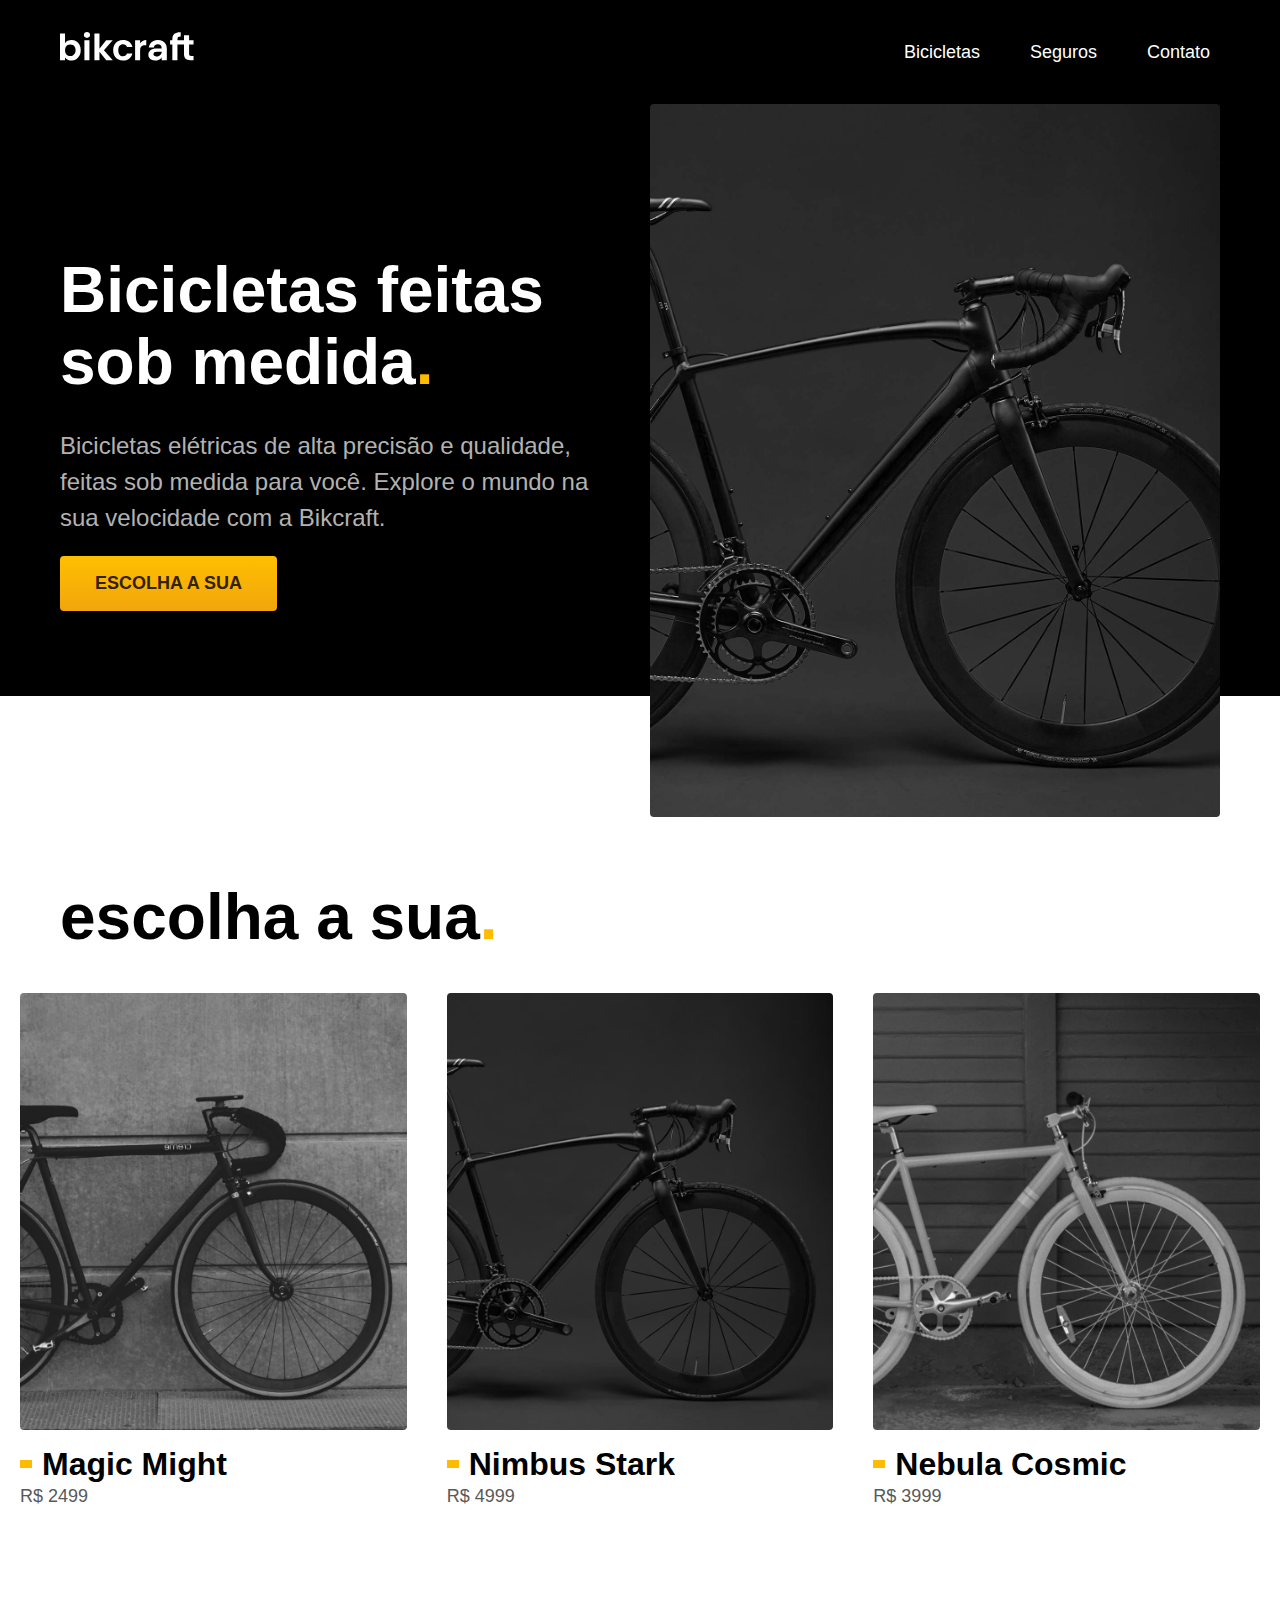
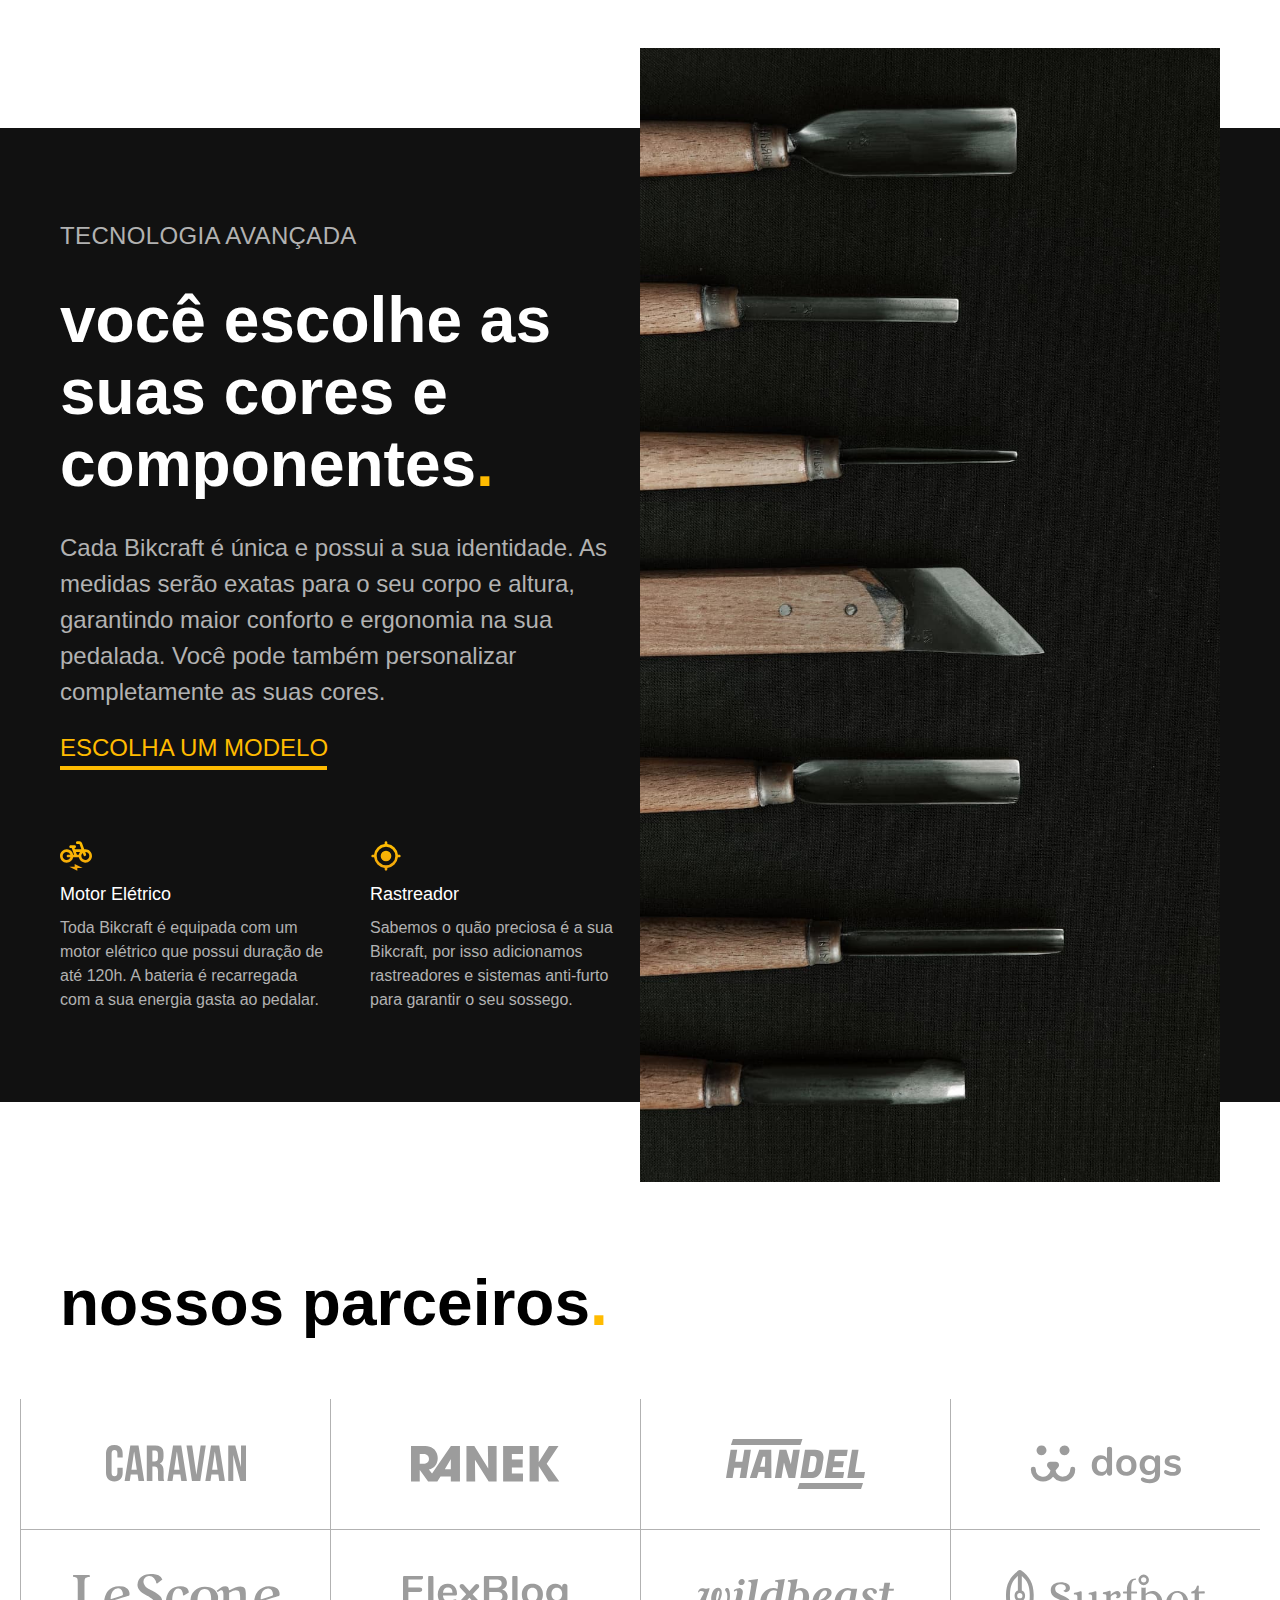
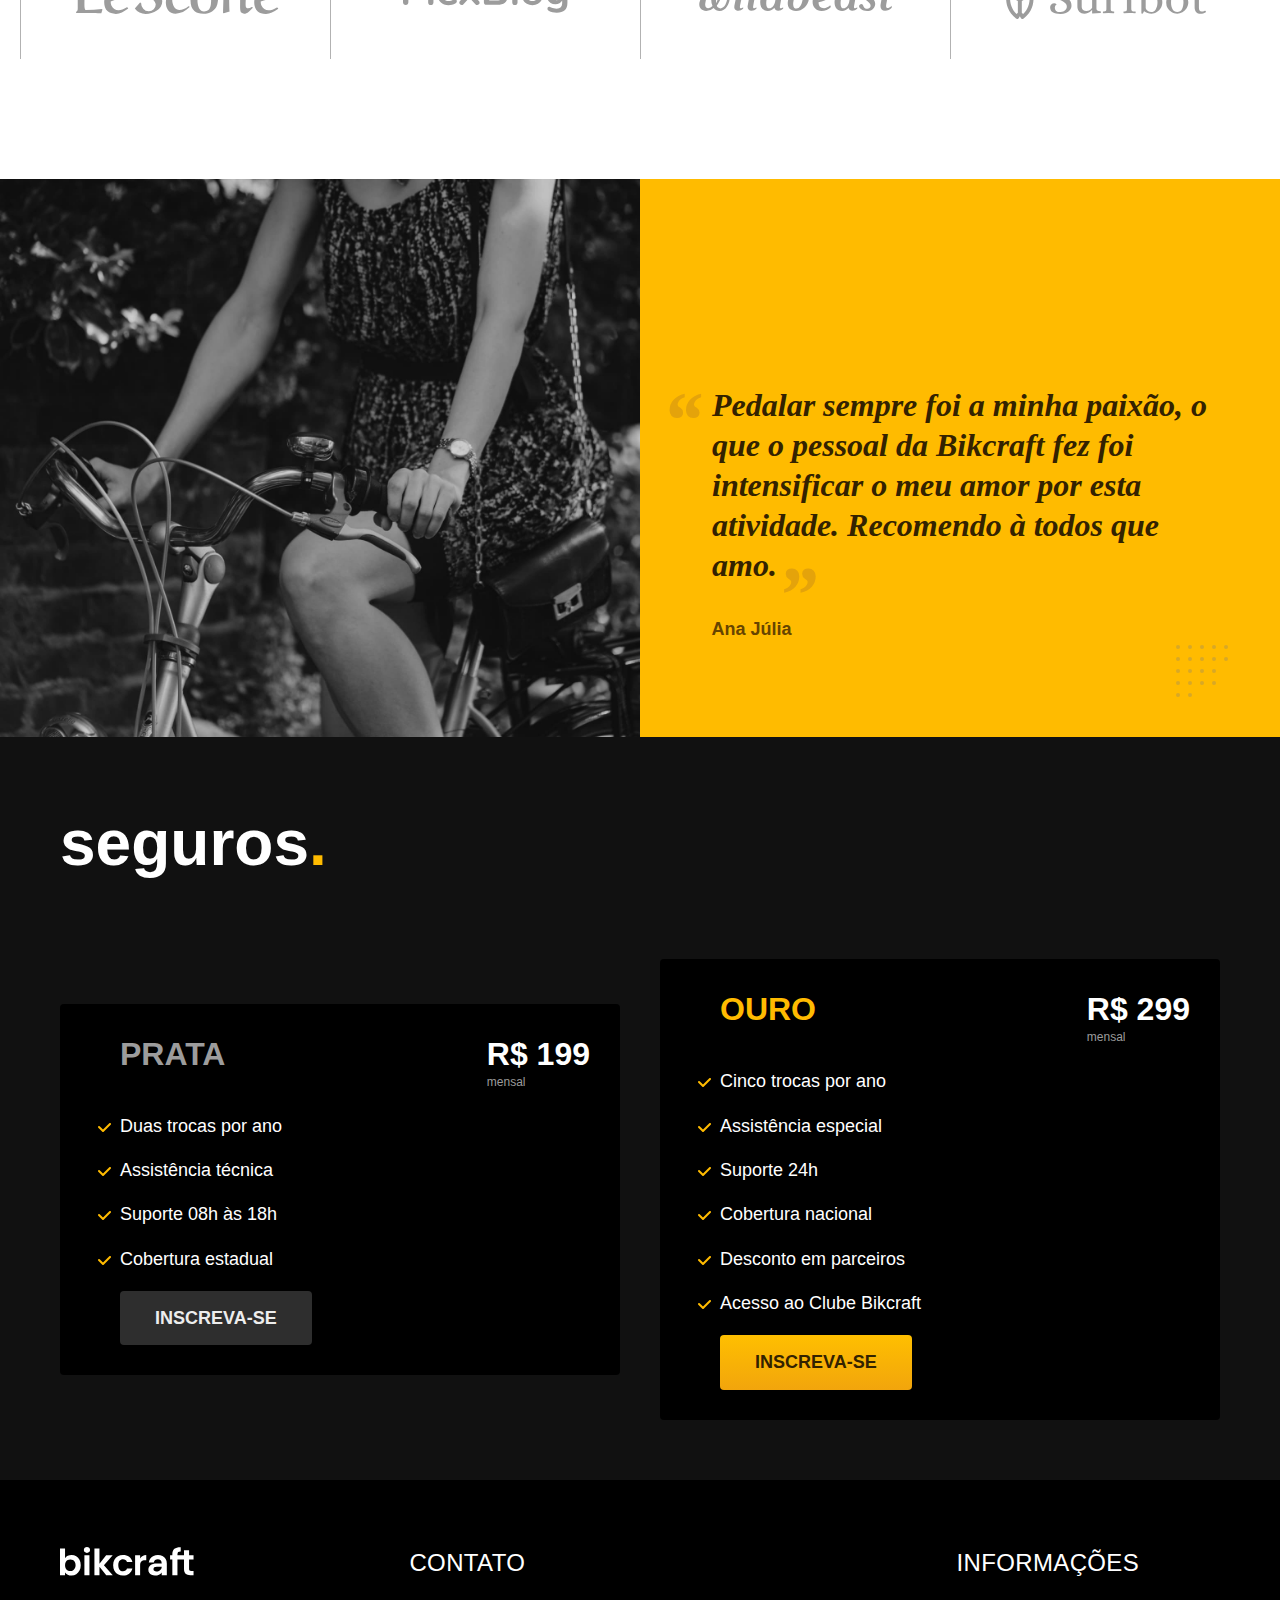
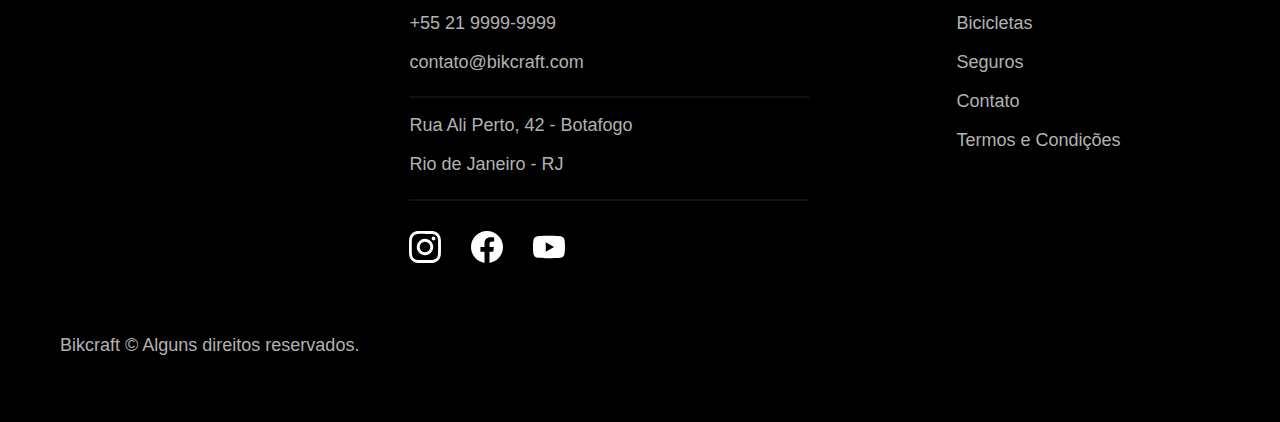
<file: index.html>
<!DOCTYPE html>
<html lang="en">

<head>
  <meta charset="UTF-8">
  <meta http-equiv="X-UA-Compatible" content="IE=edge">
  <meta name="viewport" content="width=device-width, initial-scale=1.0">
  <link rel="stylesheet" href="css/style.css">
  <title>Document</title>
</head>

<body>
  <header class="header">
    <div class="flex container">
      <a href="index.html">
        <img src="css/img/bikcraft.svg" alt="bikcraft.svg">
      </a>
      <nav>
        <ul class="menu flex font-1-m cor-0">
          <a href="bicicletas/bicicletas.html">
            <li>Bicicletas</li>
          </a>
          <a href="seguros/seguros.html">
            <li>Seguros</li>
          </a>
          <a href="contato/contato.html">
            <li>Contato</li>
          </a>
        </ul>
      </nav>
    </div>
  </header>

  <section class="apresentacao_bg">
    <div class="apresentacao container">
      <div>
        <h1 class="font-1-xxl cor-0">Bicicletas feitas sob medida<span class="cor-p1">.</span></h1>
        <p class="font-2-l cor-5">Bicicletas elétricas de alta precisão e qualidade, feitas sob medida para você. Explore o mundo na sua velocidade com a Bikcraft.</p>
        <a href="bicicletas/bicicletas.html" class="botao">escolha a sua</a>
      </div>
      <picture>
        <source media="(max-width: 990px)" srcset="css/img/bicicletas/nimbus.jpg">
        <img src="css/img/fotos/introducao.jpg" alt="">
      </picture>
    </div>
  </section>

  <section>
    <h2 class="container font-1-xxl">escolha a sua<span class="cor-p1">.</span></h2>
    <ul class="bicicletas">
      <li>
        <a href="magic-might/magic.html">
          <img src="css/img/bicicletas/magic-home.jpg" alt="">
          <h3 class="font-1-xl">Magic Might</h3>
          <span class="cor-8 font-2-m">R$ 2499</span>
        </a>
      </li>
      <li>
        <a href="nimbus-stark/nimbus-stark.html">
          <img src="css/img/bicicletas/nimbus-home.jpg" alt="">
          <h3 class="font-1-xl">Nimbus Stark</h3>
          <span class="cor-8 font-2-m">R$ 4999</span>
        </a>
      </li>
      <li>
        <a href="nebula-cosmic/nebula.html">
          <img src="css/img/bicicletas/nebula-home.jpg" alt="">
          <h3 class="font-1-xl">Nebula Cosmic</h3>
          <span class="cor-8 font-2-m">R$ 3999</span>
        </a>
      </li>
    </ul>
  </section>

  <section class="tecnologia_bg">
    <div class="container grid twocolumns">
      <div class="descricao">
        <p class="font-2-l-b cor-5">tecnologia avançada</p>
        <h2 class="font-1-xxl cor-0">você escolhe as suas cores e componentes<span class="cor-p1">.</span></h2>
        <p class="font-2-l cor-5">Cada Bikcraft é única e possui a sua identidade. As medidas serão exatas para o seu corpo e altura, garantindo maior conforto e ergonomia na sua pedalada. Você pode também personalizar completamente as suas cores.</p>
        <a href="bicicletas/bicicletas.html" class="link">escolha um modelo</a>
        <div class="grid twocolumns gap-40">
          <div class="grid gap-10">
            <img src="css/img/icones/eletrica.svg" alt="">
            <h3 class="font-1-m cor-0">Motor Elétrico</h3>
            <p class="font-2-s cor-5">Toda Bikcraft é equipada com um motor elétrico que possui duração de até 120h. A bateria é recarregada com a sua energia gasta ao pedalar.</p>
          </div>
          <div class="grid gap-10">
            <img src="css/img/icones/rastreador.svg" alt="">
            <h3 class="font-1-m cor-0">Rastreador</h3>
            <p class="font-2-s cor-5">Sabemos o quão preciosa é a sua Bikcraft, por isso adicionamos rastreadores e sistemas anti-furto para garantir o seu sossego.</p>
          </div>
        </div>
      </div>
      <img src="css/img/fotos/tecnologia.jpg" alt="" class="tec_pic">
    </div>
  </section>

  <section>
    <h2 class="container font-1-xxl">nossos parceiros<span class="cor-p1">.</span></h2>
    <ul class="parceiros">
      <li><img src="css/img/parceiros/caravan.svg" alt=""></li>
      <li><img src="css/img/parceiros/ranek.svg" alt=""></li>
      <li><img src="css/img/parceiros/handel.svg" alt=""></li>
      <li><img src="css/img/parceiros/dogs.svg" alt=""></li>
      <li><img src="css/img/parceiros/lescone.svg" alt=""></li>
      <li><img src="css/img/parceiros/flexblog.svg" alt=""></li>
      <li><img src="css/img/parceiros/wildbeast.svg" alt=""></li>
      <li><img src="css/img/parceiros/surfbot.svg" alt=""></li>
    </ul>
  </section>

  <section>
    <div class="citacao">
      <img src="css/img/fotos/depoimento.jpg" alt="">
      <div>
        <blockquote>
          <p class="font-1-xl cor-p5">Pedalar sempre foi a minha paixão, o que o pessoal da Bikcraft fez foi intensificar o meu amor por esta atividade. Recomendo à todos que amo.</p>
        </blockquote>
        <span class="font-1-m-b cor-p4">Ana Júlia</span>
      </div>
    </div>
  </section>

  <main class="seguros_bg">
    <div class="container">
      <h2 class="font-1-xxl cor-0">seguros<span class="cor-p1">.</span></h2>
      <div class="seguros">
        <div>
          <h3 class="font-1-xl cor-6">prata</h3>
          <ul class="font-2-m cor-0">
            <li>Duas trocas por ano</li>
            <li>Assistência técnica</li>
            <li>Suporte 08h às 18h</li>
            <li>Cobertura estadual</li>
          </ul>
          <span class="font-1-xl cor-0">R$ 199
            <span class="font-1-xs cor-6">mensal</span>
          </span>
          <a href="seguros/seguros.html" class="botao  botao-secundario">inscreva-se</a>
        </div>
        <div>
          <h3 class="font-1-xl cor-p1">ouro</h3>
          <ul class="font-2-m cor-0">
            <li>Cinco trocas por ano</li>
            <li>Assistência especial</li>
            <li>Suporte 24h</li>
            <li>Cobertura nacional</li>
            <li>Desconto em parceiros</li>
            <li>Acesso ao Clube Bikcraft</li>
          </ul>
          <span class="font-1-xl cor-0">R$ 299
            <span class="font-1-xs cor-6">mensal</span>
          </span>
          <a href="seguros/seguros.html" class="botao">inscreva-se</a>
        </div>
      </div>
    </div>
  </main>

  <footer>
    <div class="footer container">
      <img src="css/img/bikcraft.svg" alt="">

      <div class="contato">
        <h3 class="font-2-l-b cor-0">contato</h3>
        <ul class="font-2-m cor-5">
          <li>
            <a href="" class="cor-5">+55 21 9999-9999</a>
          </li>
          <li>
            <a href="" class="cor-5">contato@bikcraft.com</a>
          </li>
          <li>
            Rua Ali Perto, 42 - Botafogo
          </li>
          <li>
            Rio de Janeiro - RJ
          </li>
        </ul>
        <div class="redes">
          <img src="css/img/redes/instagram.svg" alt="">
          <img src="css/img/redes/facebook.svg" alt="">
          <img src="css/img/redes/youtube.svg" alt="">
        </div>
      </div>

      <div class="info">
        <h3 class="font-2-l-b cor-0">informações</h3>
        <ul class="font-2-m cor-5">
          <li>Bicicletas</li>
          <li>Seguros</li>
          <li>Contato</li>
          <li>Termos e Condições</li>
        </ul>
      </div>

      <span class="font-2-m cor-5">Bikcraft &copy; Alguns direitos reservados.</span>
    </div>
  </footer>
</body>

</html>
</file>
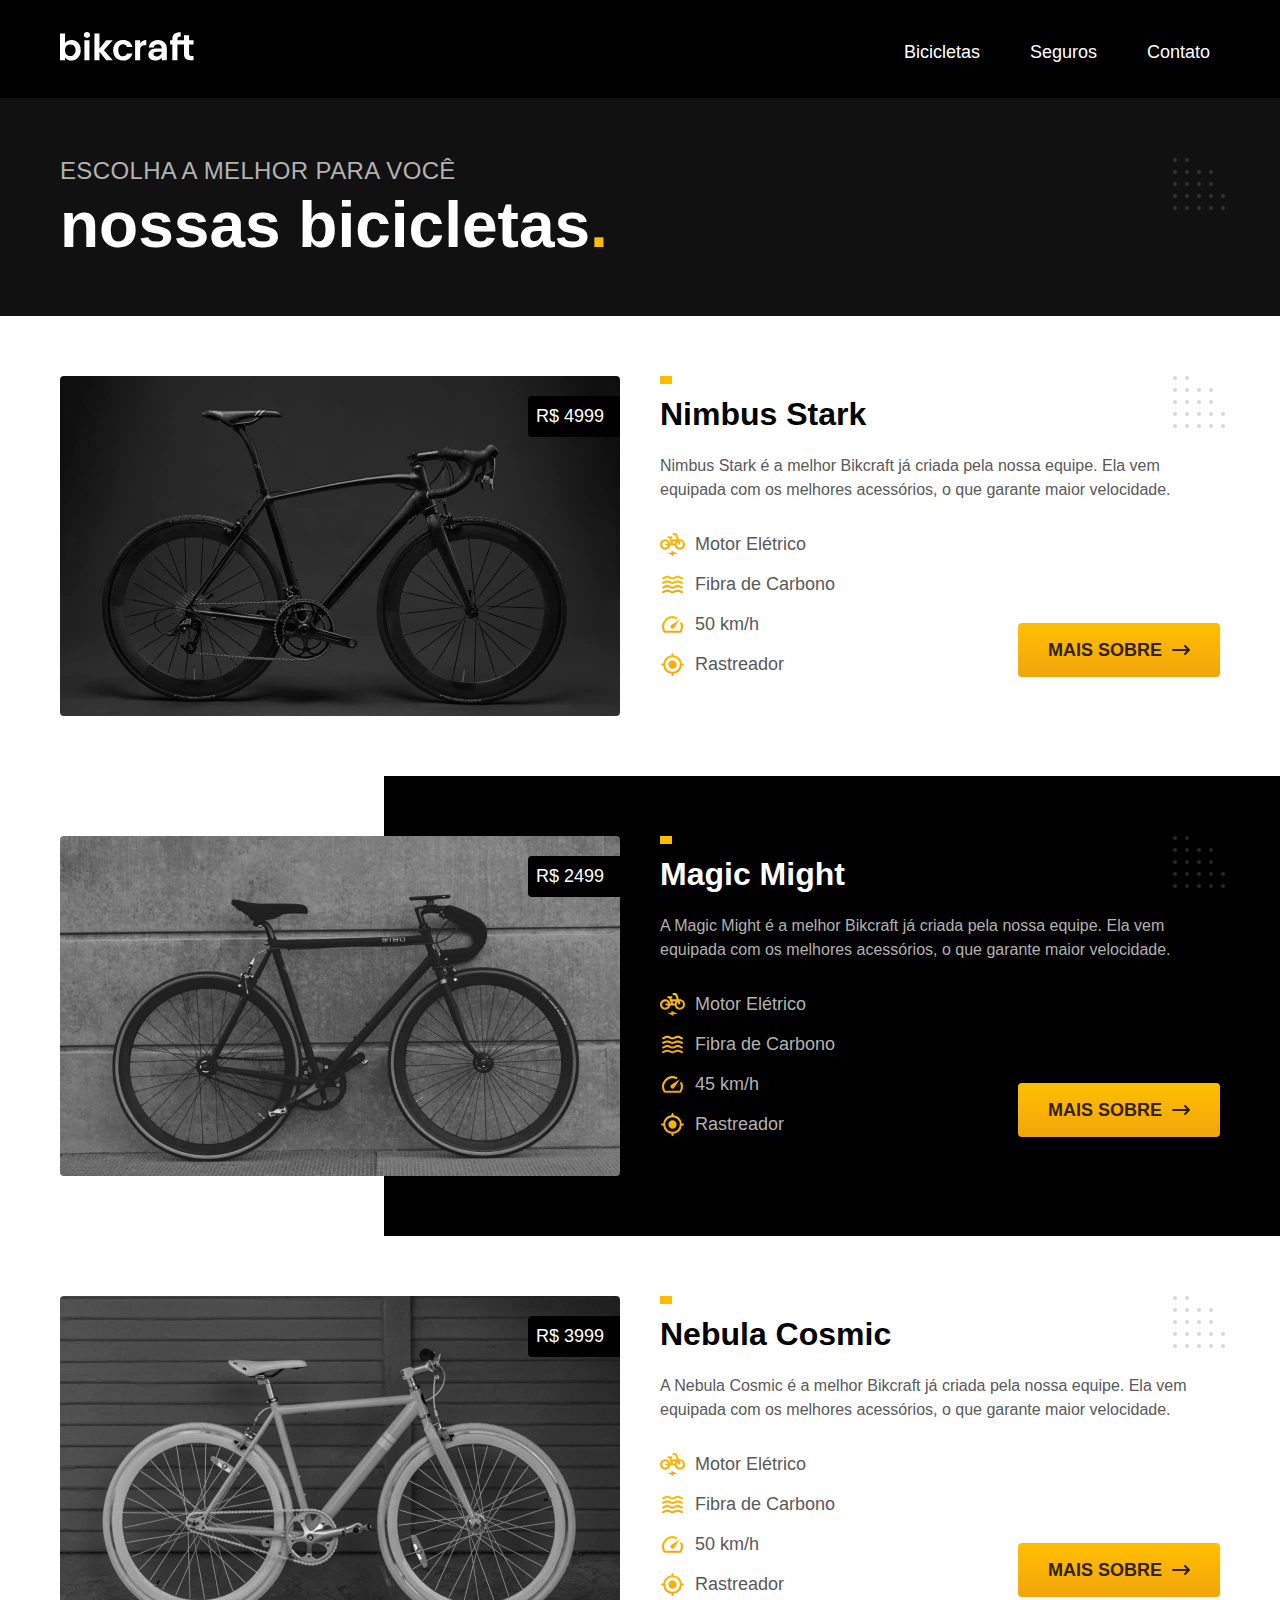
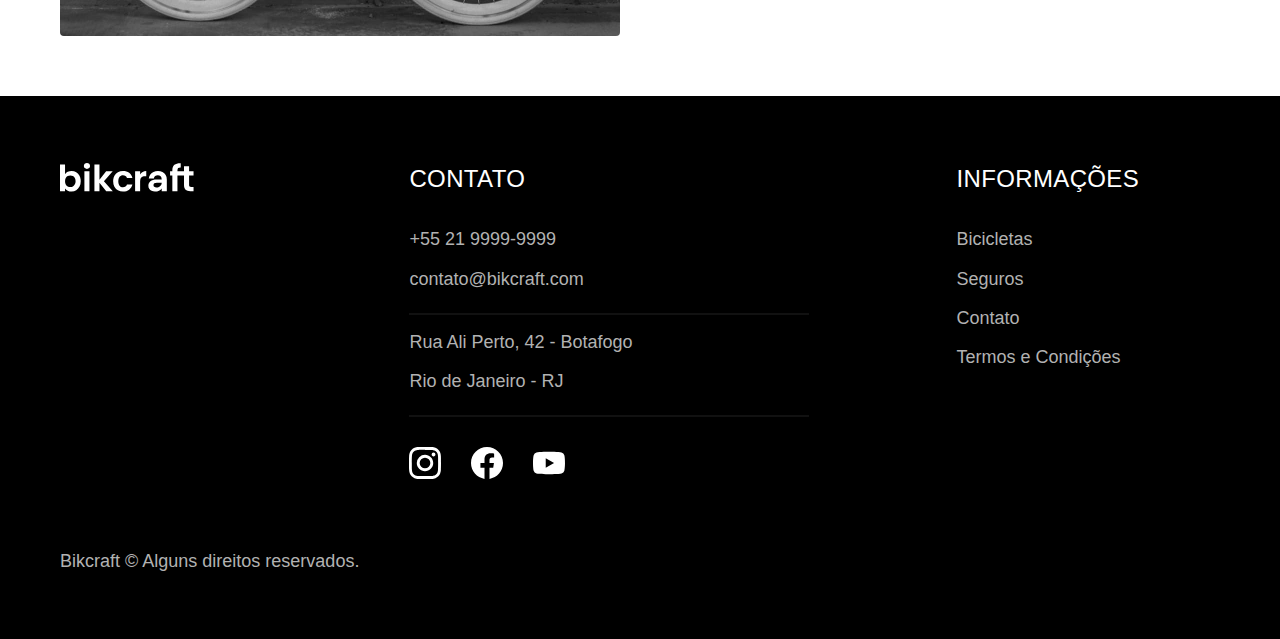
<file: bicicletas/bicicletas.html>
<!DOCTYPE html>
<html lang="pt-br">

<head>
  <meta charset="UTF-8">
  <meta http-equiv="X-UA-Compatible" content="IE=edge">
  <meta name="viewport" content="width=device-width, initial-scale=1.0">
  <link rel="stylesheet" href="css/style.css">
  <title>Bikcraft - Bicicletas Elétricas</title>
</head>

<body>
  <header class="header">
    <div class="flex container">
      <a href="../index.html">
        <img src="css/img/bikcraft.svg" alt="bikcraft.svg">
      </a>
      <nav>
        <ul class="menu flex font-1-m cor-0">
          <a href="../bicicletas/bicicletas.html">
            <li>Bicicletas</li>
          </a>
          <a href="../seguros/seguros.html">
            <li>Seguros</li>
          </a>
          <a href="../contato/contato.html">
            <li>Contato</li>
          </a>
        </ul>
      </nav>
    </div>
  </header>

  <main>
    <section class="titulo-intro">
      <div class=" container">
        <div class="cor-5 font-2-l-b">
          <p>escolha a melhor para você</p>
        </div>
        <h1 class="font-1-xxl cor-0">
          nossas bicicletas<span class="cor-p1">.</span>
        </h1>
      </div>
    </section>

    <section>
      <div class="produtos">
        <div class="twocolumns gap-40 grid container">
          <div class="img-preco">
            <img src="css/img/bicicletas/nimbus.jpg" alt="Nimbus_Stark_Photo">
            <span class="preco cor-0 font-2-m">R$ 4999</span>
          </div>
          <div class="bike_info">
            <h2 class="font-1-xl">Nimbus Stark</h2>
            <p class="font-2-s cor-8"> Nimbus Stark é a melhor Bikcraft já criada pela nossa equipe. Ela vem equipada com os melhores acessórios, o que garante maior velocidade.</p>
            <div class="grid">
              <ul class="font-1-m cor-8">
                <li class="flex">
                  <img src="css/img/icones/eletrica.svg" alt="">
                  Motor Elétrico
                </li>
                <li class="flex">
                  <img src="css/img/icones/carbono.svg" alt="">
                  Fibra de Carbono
                </li>
                <li class="flex">
                  <img src="css/img/icones/velocidade.svg" alt="">
                  50 km/h
                </li>
                <li class="flex">
                  <img src="css/img/icones/rastreador.svg" alt="">
                  Rastreador
                </li>
              </ul>
              <a href="../nimbus-stark/nimbus-stark.html" class="flex">
                mais sobre
                <img src="css/img/icones/seta.svg" alt="">
              </a>
            </div>
          </div>
        </div>
      </div>

      <div class="produtos">
        <div class="produtos_magic_might">
          <div class=" container grid twocolumns gap-40">
            <div class="img-preco">
              <img src="css/img/bicicletas/magic.jpg" alt="MagicMight_Photo">
              <span class="preco cor-0 font-2-m">R$ 2499</span>
            </div>
            <div class="bike_info">
              <h2 class="cor-0 font-1-xl">Magic Might</h2>
              <p class="font-2-s cor-5">A Magic Might é a melhor Bikcraft já criada pela nossa equipe. Ela vem equipada com os melhores acessórios, o que garante maior velocidade.</p>
              <div class="grid">
                <ul class="font-1-m cor-5">
                  <li class="flex">
                    <img src="css/img/icones/eletrica.svg" alt="">
                    Motor Elétrico
                  </li>
                  <li class="flex">
                    <img src="css/img/icones/carbono.svg" alt="">
                    Fibra de Carbono
                  </li>
                  <li class="flex">
                    <img src="css/img/icones/velocidade.svg" alt="">
                    45 km/h
                  </li>
                  <li class="flex">
                    <img src="css/img/icones/rastreador.svg" alt="">
                    Rastreador
                  </li>
                </ul>
                <a href="../magic-might/magic.html" class="flex">
                  mais sobre
                  <img src="css/img/icones/seta.svg" alt="">
                </a>
              </div>
            </div>
          </div>
        </div>
      </div>

      <div class="produtos">
        <div class="container grid twocolumns gap-40">
          <div class="img-preco">
            <img src="css/img/bicicletas/nebula.jpg" alt="">
            <span class="preco cor-0 font-2-m">R$ 3999</span>
          </div>
          <div class="bike_info">
            <h2 class="font-1-xl">Nebula Cosmic</h2>
            <p class="font-2-s cor-8">A Nebula Cosmic é a melhor Bikcraft já criada pela nossa equipe. Ela vem equipada com os melhores acessórios, o que garante maior velocidade.</p>
            <div class="grid">
              <ul class="font-1-m cor-8">
                <li class="flex">
                  <img src="css/img/icones/eletrica.svg" alt="">
                  Motor Elétrico
                </li>
                <li class="flex">
                  <img src="css/img/icones/carbono.svg" alt="">
                  Fibra de Carbono
                </li>
                <li class="flex">
                  <img src="css/img/icones/velocidade.svg" alt="">
                  50 km/h
                </li>
                <li class="flex">
                  <img src="css/img/icones/rastreador.svg" alt="">
                  Rastreador
                </li>
              </ul>
              <a href="../nebula-cosmic/nebula.html" class="flex">
                mais sobre
                <img src="css/img/icones/seta.svg" alt="">
              </a>
            </div>
          </div>
        </div>
      </div>
    </section>
  </main>

  <footer>
    <div class="footer container">
      <img src="css/img/bikcraft.svg" alt="">

      <div class="contato">
        <h3 class="font-2-l-b cor-0">contato</h3>
        <ul class="font-2-m cor-5">
          <li>
            <a href="" class="cor-5">+55 21 9999-9999</a>
          </li>
          <li>
            <a href="" class="cor-5">contato@bikcraft.com</a>
          </li>
          <li>
            Rua Ali Perto, 42 - Botafogo
          </li>
          <li>
            Rio de Janeiro - RJ
          </li>
        </ul>
        <div class="redes">
          <img src="css/img/redes/instagram.svg" alt="">
          <img src="css/img/redes/facebook.svg" alt="">
          <img src="css/img/redes/youtube.svg" alt="">
        </div>
      </div>

      <div>
        <h3 class="font-2-l-b cor-0">informações</h3>
        <ul class="font-2-m cor-5">
          <li>Bicicletas</li>
          <li>Seguros</li>
          <li>Contato</li>
          <li>Termos e Condições</li>
        </ul>
      </div>

      <span class="font-2-m cor-5">Bikcraft &copy; Alguns direitos reservados.</span>
    </div>
  </footer>
</body>

</html>
</file>
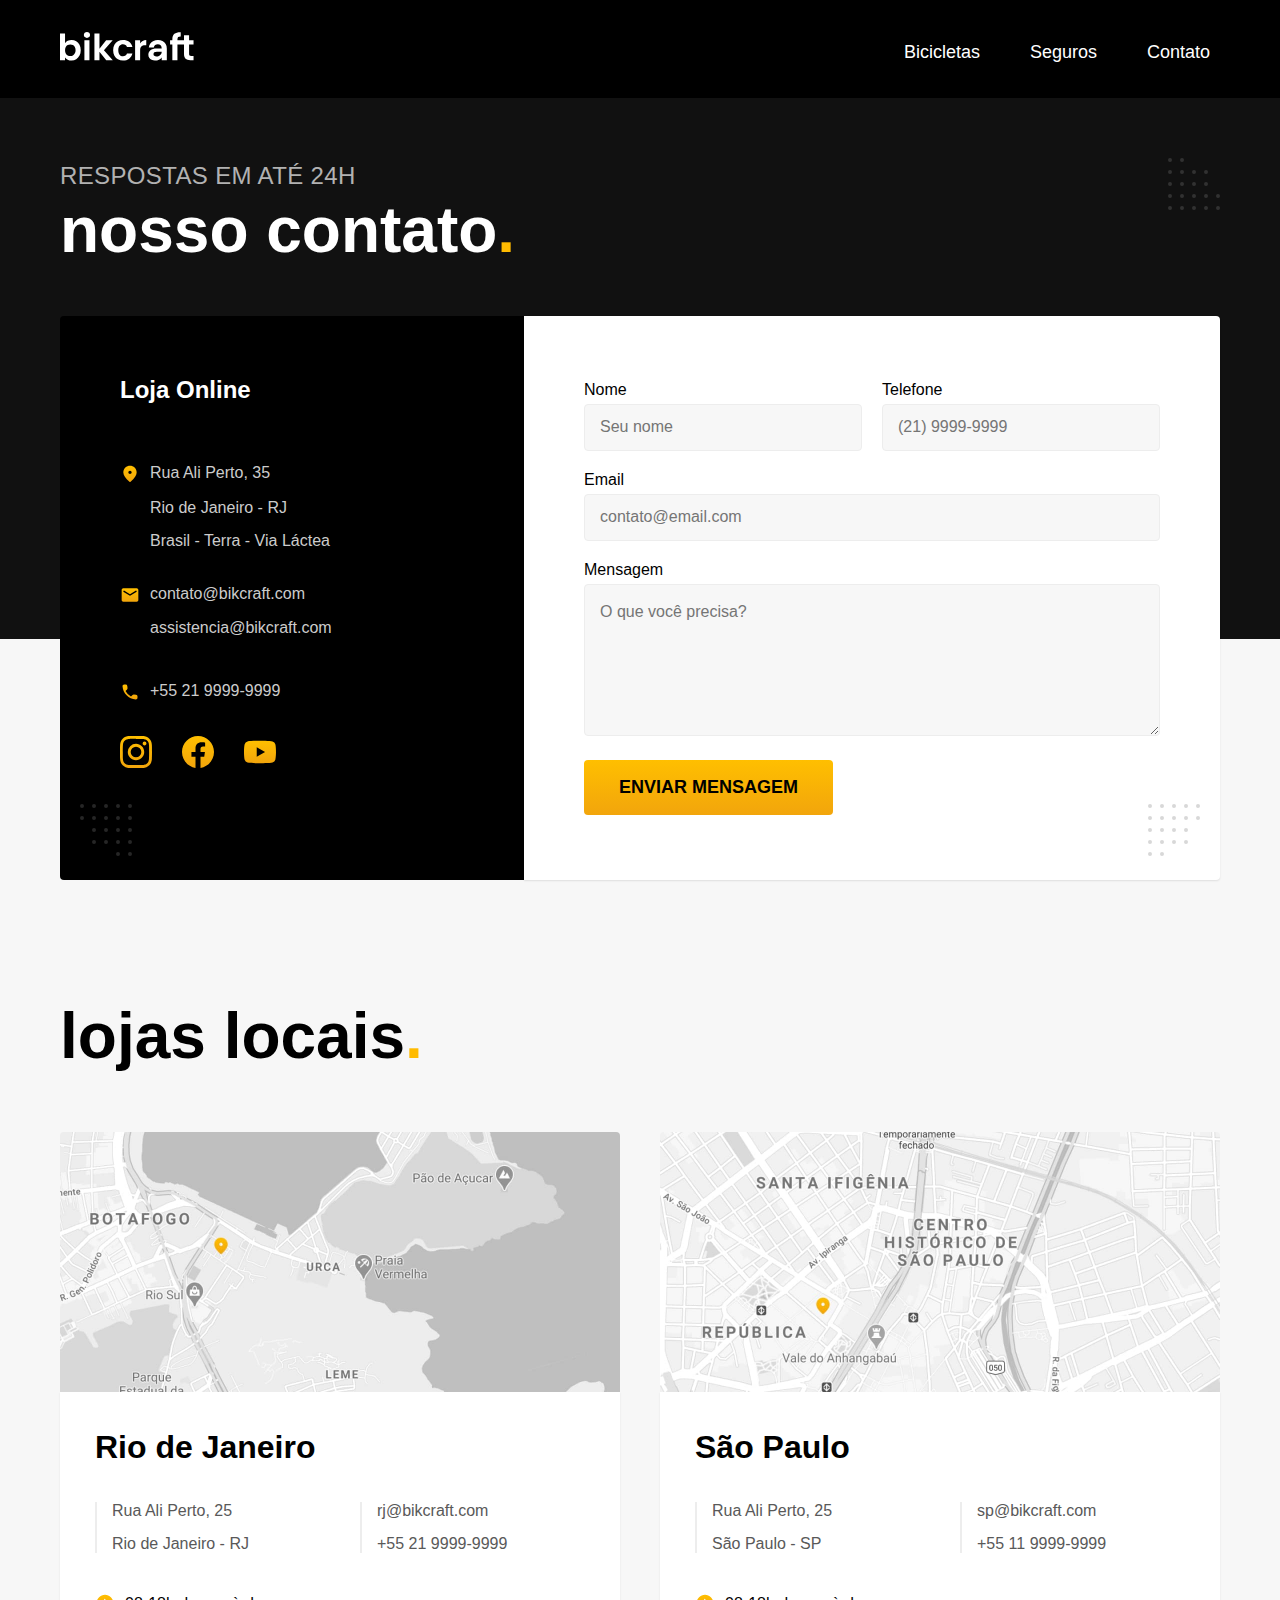
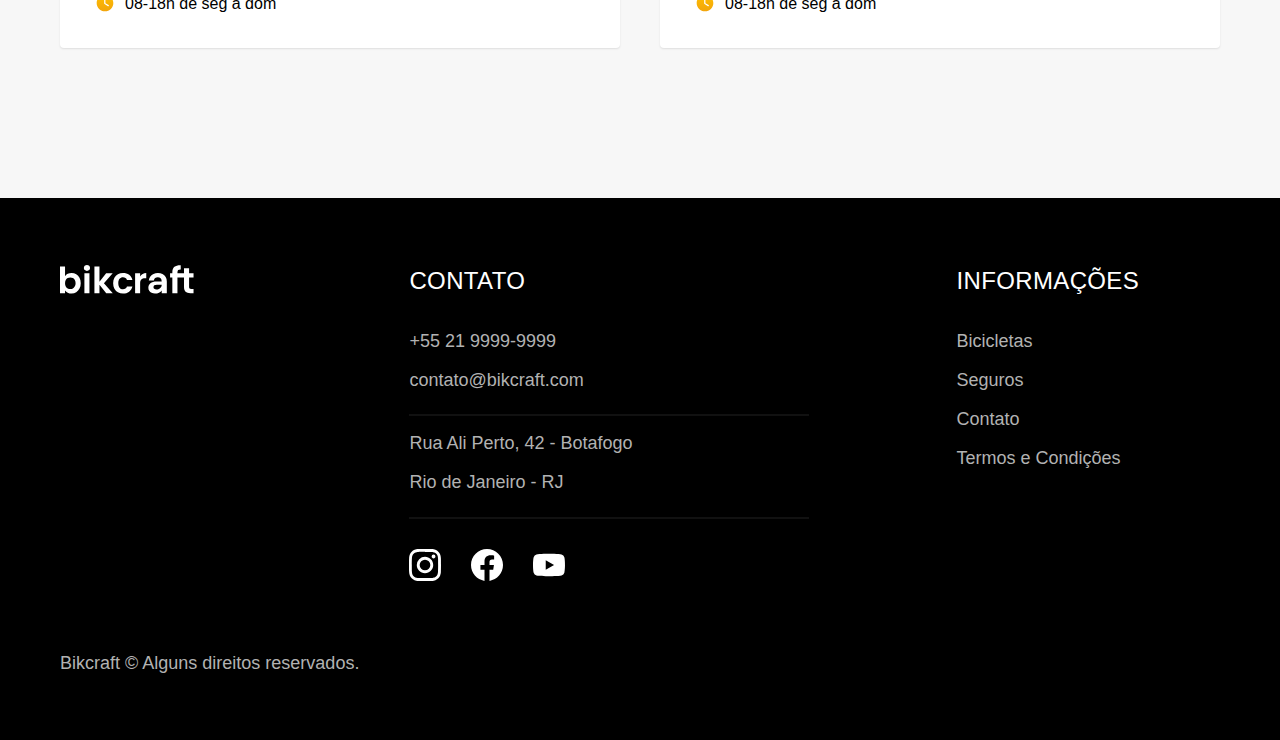
<file: contato/contato.html>
<!DOCTYPE html>
<html lang="en">

<head>
  <meta charset="UTF-8">
  <meta http-equiv="X-UA-Compatible" content="IE=edge">
  <meta name="viewport" content="width=device-width, initial-scale=1.0">
  <link rel="stylesheet" href="css/style.css">
  <title>Document</title>
</head>

<body>

  <header class="header">
    <div class="flex container">
      <a href="../index.html">
        <img src="css/img/bikcraft.svg" alt="bikcraft.svg">
      </a>
      <nav>
        <ul class="menu flex font-1-m cor-0">
          <a href="../bicicletas/bicicletas.html">
            <li>Bicicletas</li>
          </a>
          <a href="../seguros/seguros.html">
            <li>Seguros</li>
          </a>
          <a href="../contato/contato.html">
            <li>Contato</li>
          </a>
        </ul>
      </nav>
    </div>
  </header>

  <main class="mensagem_bg">
    <div class="container">
      <div class="titulo">
        <p class="font-2-l-b cor-5">respostas em até 24h</p>
        <h1 class="font-1-xxl cor-0">nosso contato<span class="cor-p1">.</span>
        </h1>
      </div>
      <div class="box_contato">
        <div class="contato_dados">
          <h2 class="cor-0">Loja Online</h2>
          <ul>
            <div class="localizacao">
              <img src="css/img/icones/local.svg" alt="">
              <li>Rua Ali Perto, 35</li>
              <li>Rio de Janeiro - RJ</li>
              <li>Brasil - Terra - Via Láctea</li>
            </div>
            <div class="email">
              <a href=""><img src="css/img/icones/email.svg" alt=""></a>
              <li><a href="">contato@bikcraft.com</a></li>
              <li><a href="">assistencia@bikcraft.com</a></li>
            </div>
            <div class="tel">
              <a href=""><img src="css/img/icones/telefone.svg" alt=""></a>
              <li><a href=""></a>+55 21 9999-9999</li>
            </div>
          </ul>
          <div class="redes">
            <a href=""><img src="css/img/redes/instagram-p.svg" alt=""></a>
            <a href=""><img src="css/img/redes/facebook-p.svg" alt=""></a>
            <a href=""><img src="css/img/redes/youtube-p.svg" alt=""></a>
          </div>
        </div>

        <div class="formulario">
          <form action="" class="mensagem">
            <div>
              <label for="nome">Nome</label>
              <input type="text" name="nome" id="nome" placeholder="Seu nome">
            </div>
            <div>
              <label for="tel">Telefone</label>
              <input type="number" name="tel" id="tel" placeholder="(21) 9999-9999">
            </div>
            <div class="col-2">
              <label for="email">Email</label>
              <input type="email" name="email" id="email" placeholder="contato@email.com">
            </div>
            <div class="col-2">
              <label for="mensagem">Mensagem</label>
              <textarea name="mensagem" id="mensagem" rows="5" placeholder="O que você precisa?"></textarea>
            </div>
            <a href="">enviar mensagem</a>
          </form>
        </div>
      </div>
    </div>
  </main>

  <section class="mapa">
    <div class="container">
      <h2 class="font-1-xxl">
        lojas locais<span class="cor-p1">.</span>
      </h2>
      <div class="grid twocolumns gap-40">
        <div>
          <img src="css/img/lojas/rj.jpg" alt="Mapa da localização da loja no rj">
          <div class="endereco">
            <h3 class="font-1-xl">Rio de Janeiro</h3>
            <ul class="grid twocolumns">
              <div class="grid">
                <li>Rua Ali Perto, 25</li>
                <li>Rio de Janeiro - RJ</li>
              </div>
              <div class="grid">
                <li><a href="">rj@bikcraft.com</a></li>
                <li><a href="">+55 21 9999-9999</a></li>
              </div>
            </ul>
            <div class="horario">
              <img src="css/img/icones/horario.svg" alt="">
              <span>08-18h de seg à dom</span>
            </div>
          </div>
        </div>


        <div>
          <img src="css/img/lojas/sp.jpg" alt="Mapa da localização da loja em sp">
          <div class="endereco">
            <h3 class="font-1-xl">São Paulo</h3>
            <ul class="grid twocolumns">
              <div class="grid">
                <li>Rua Ali Perto, 25</li>
                <li>São Paulo - SP</li>
              </div>
              <div class="grid">
                <li>
                  <a href="">sp@bikcraft.com</a>
                </li>
                <li>
                  <a href="">+55 11 9999-9999</a>
                </li>
            </ul>
            <div class="horario">
              <img src="css/img/icones/horario.svg" alt="">
              <span>08-18h de seg à dom</span>
            </div>
          </div>

        </div>
      </div>
    </div>
    </div>
    </div>
  </section>

  <footer>
    <div class="footer container">
      <img src="css/img/bikcraft.svg" alt="">

      <div class="contato">
        <h3 class="font-2-l-b cor-0">contato</h3>
        <ul class="font-2-m cor-5">
          <li>
            <a href="" class="cor-5">+55 21 9999-9999</a>
          </li>
          <li>
            <a href="" class="cor-5">contato@bikcraft.com</a>
          </li>
          <li>
            Rua Ali Perto, 42 - Botafogo
          </li>
          <li>
            Rio de Janeiro - RJ
          </li>
        </ul>
        <div class="redes">
          <img src="css/img/redes/instagram.svg" alt="">
          <img src="css/img/redes/facebook.svg" alt="">
          <img src="css/img/redes/youtube.svg" alt="">
        </div>
      </div>

      <div>
        <h3 class="font-2-l-b cor-0">informações</h3>
        <ul class="font-2-m cor-5">
          <li>Bicicletas</li>
          <li>Seguros</li>
          <li>Contato</li>
          <li>Termos e Condições</li>
        </ul>
      </div>

      <span class="font-2-m cor-5">Bikcraft &copy; Alguns direitos reservados.</span>
    </div>
  </footer>
</body>

</html>
</file>
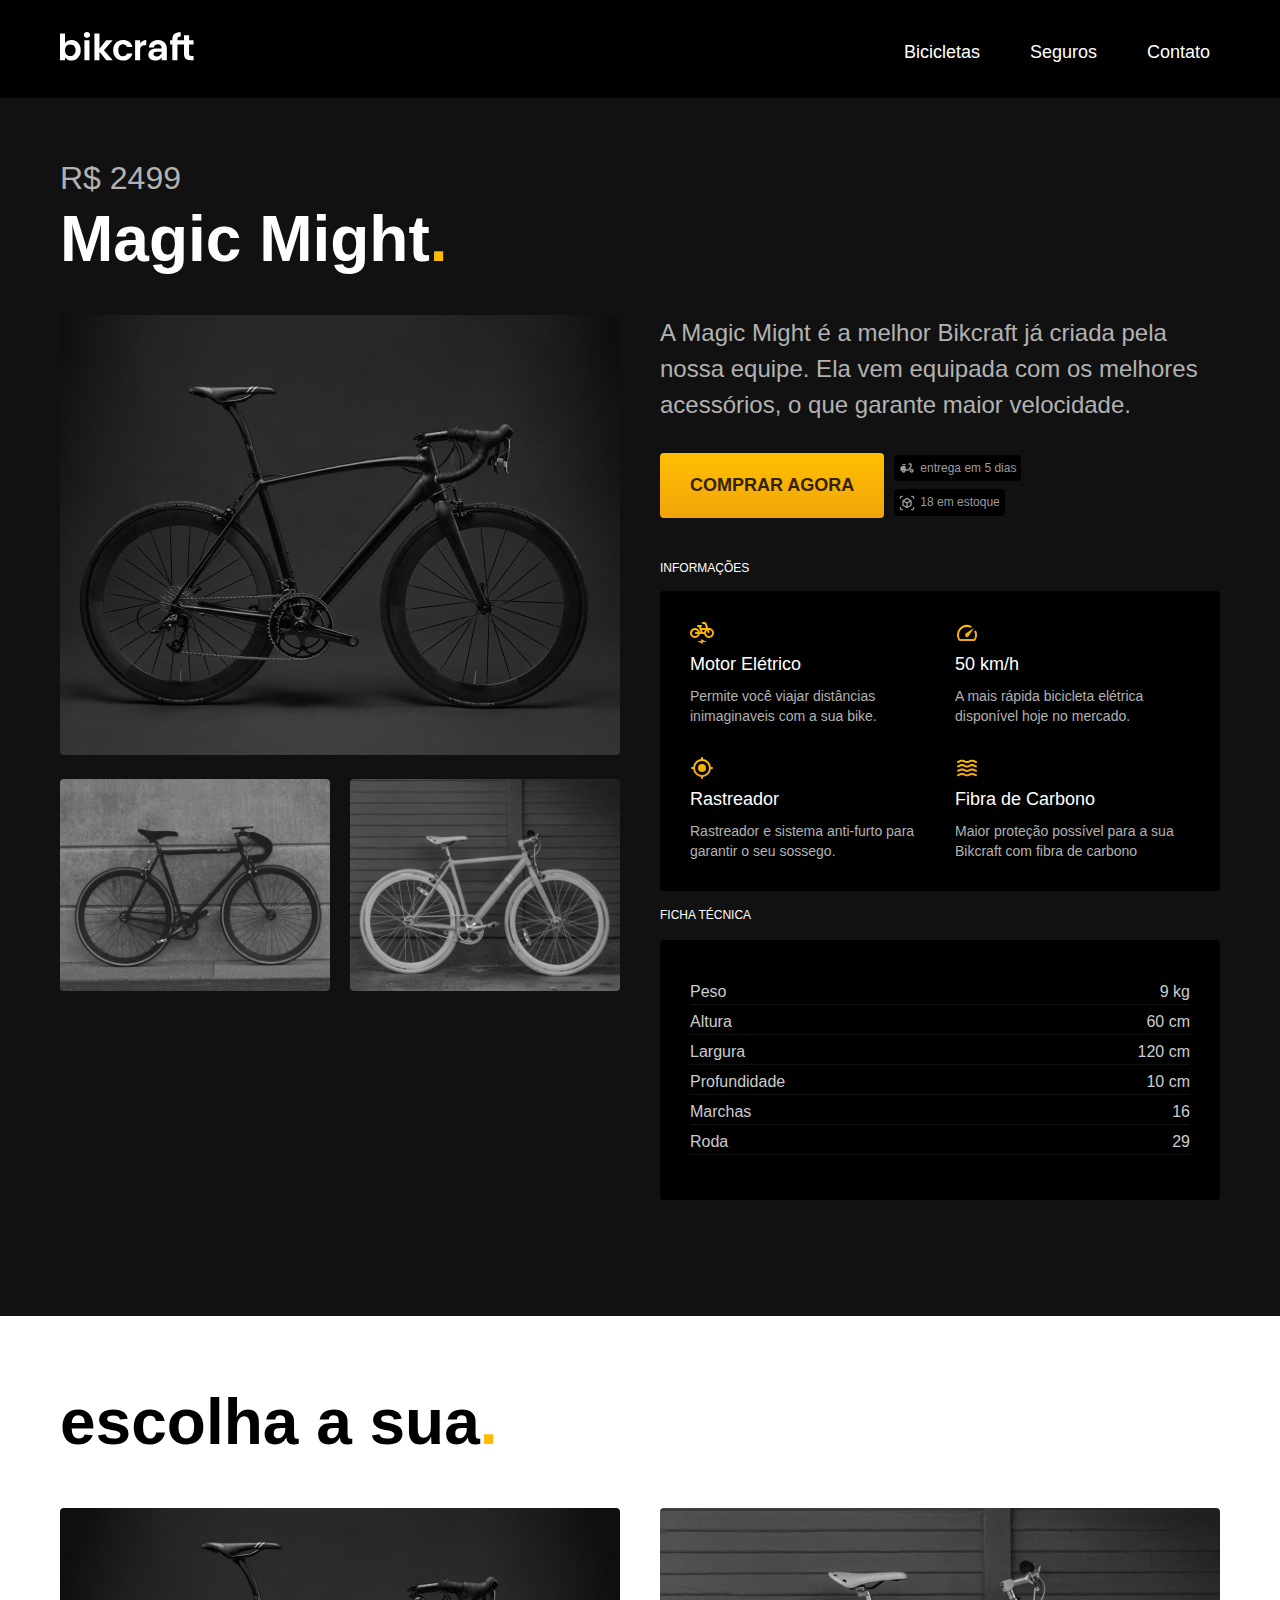
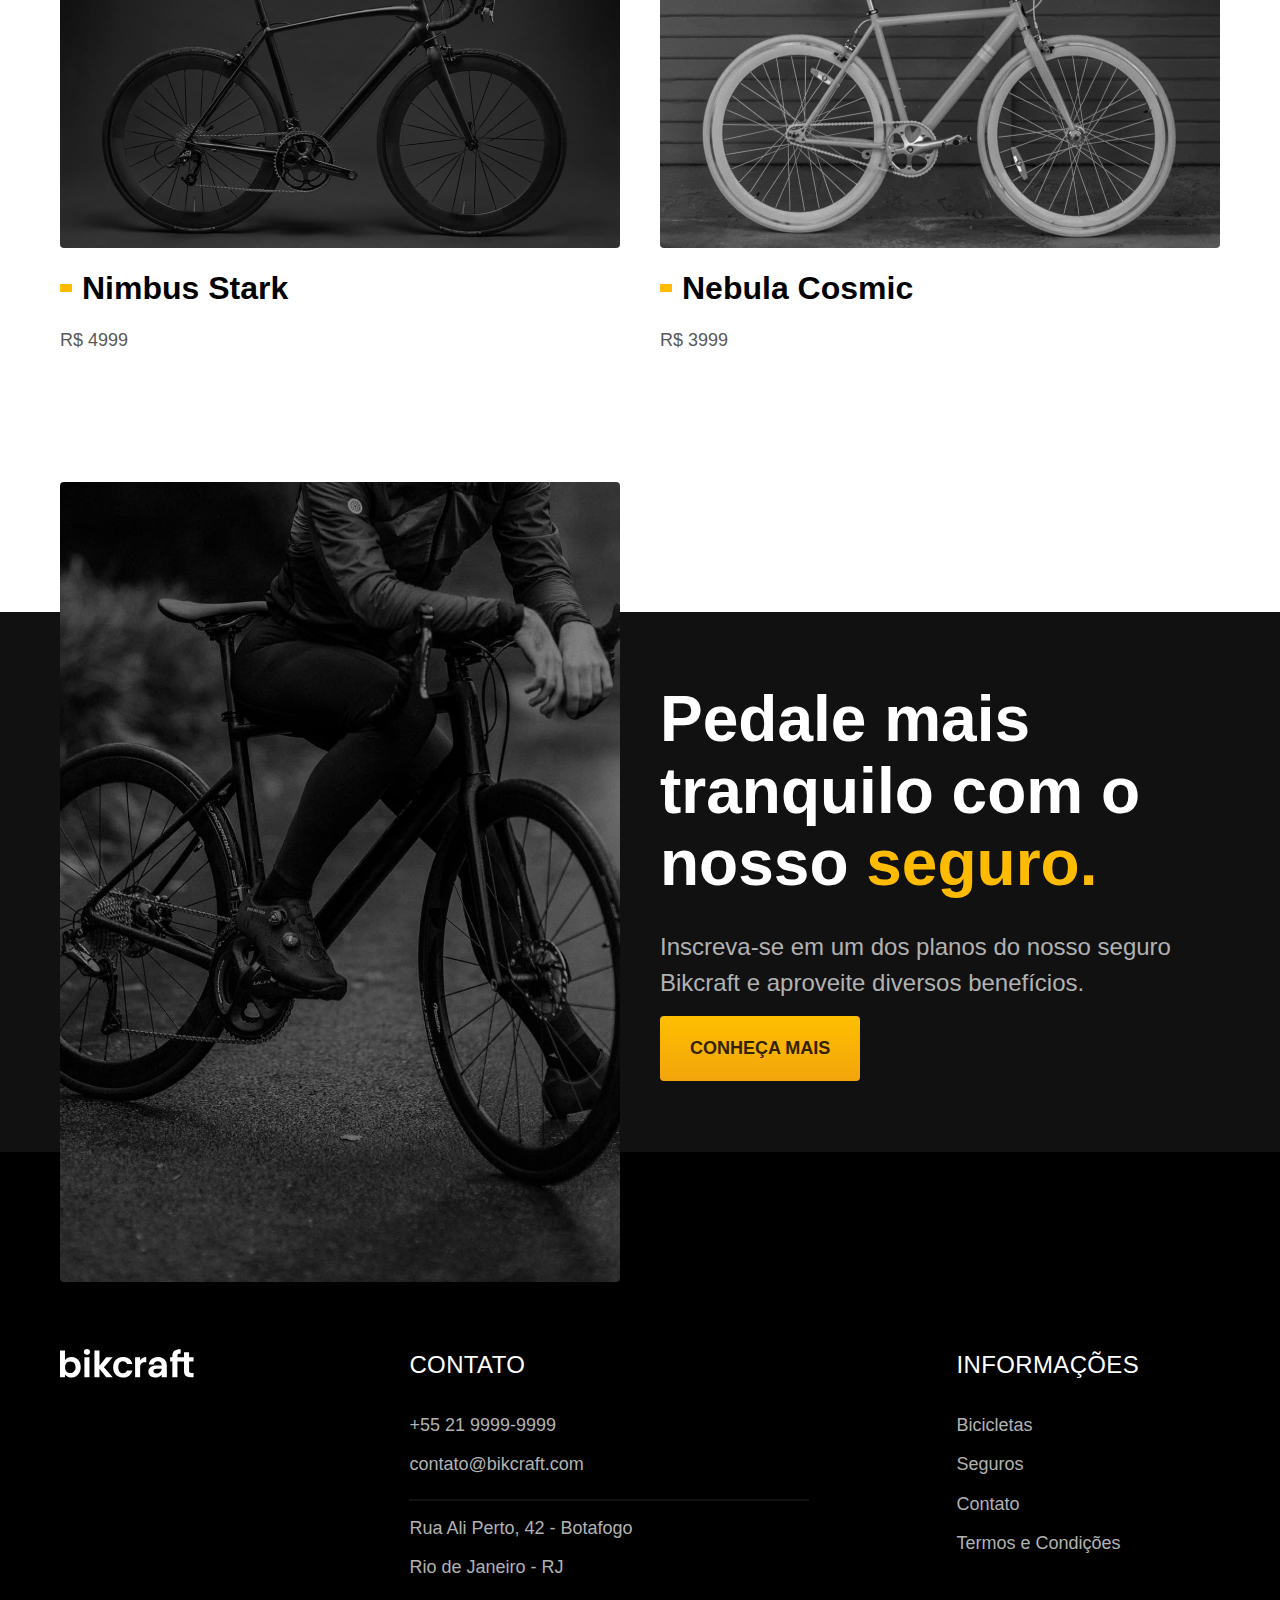
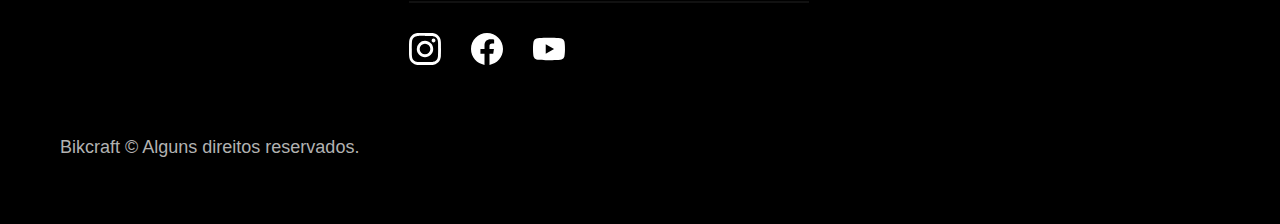
<file: magic-might/magic.html>
<!DOCTYPE html>
<html lang="pt-br">

<head>
  <meta charset="UTF-8">
  <meta http-equiv="X-UA-Compatible" content="IE=edge">
  <meta name="viewport" content="width=device-width, initial-scale=1.0">
  <link rel="stylesheet" href="css/style.css">
  <title>Document</title>
</head>

<body>
  <header class="header">
    <div class="flex container">
      <a href="../index.html">
        <img src="css/img/bikcraft.svg" alt="bikcraft.svg">
      </a>
      <nav>
        <ul class="menu flex font-1-m cor-0">
          <a href="bicicletas/bicicletas.html">
            <li>Bicicletas</li>
          </a>
          <a href="seguros/seguros.html">
            <li>Seguros</li>
          </a>
          <a href="contato/contato.html">
            <li>Contato</li>
          </a>
        </ul>
      </nav>
    </div>
  </header>

  <main class="magic">
    <div class="container">
      <div>
        <span class="font-2-xl cor-5">R$ 2499</span>
        <h1 class="font-1-xxl cor-0">Magic Might<span class="cor-p1">.</span></h1>
      </div>
      <div class="grid twocolumns gap-40">
        <ul class="magic-img">
          <li>
            <img src="css/img/bicicleta/nimbus1.jpg" alt="">
          </li>
          <li>
            <img src="css/img/bicicleta/nimbus2.jpg" alt="">
          </li>
          <li>
            <img src="css/img/bicicleta/nimbus3.jpg" alt="">
          </li>
        </ul>
        <div class="grid">
          <p class="font-2-l cor-5">A Magic Might é a melhor Bikcraft já criada pela nossa equipe. Ela vem equipada com os melhores acessórios, o que garante maior velocidade.</p>
          <div>
            <div class="bicicleta-comprar">
              <a href="../orcamento/orcamento.html" class="botao">comprar agora</a>
              <span class="font-1-xs cor-6">
                <img src="css/img/icones/entrega.svg" alt="">
                entrega em 5 dias
              </span>
              <span class="font-1-xs cor-6">
                <img src="css/img/icones/estoque.svg" alt="">
                18 em estoque
              </span>
            </div>
            <span class="font-1-xs cor-0">INFORMAÇÕES</span>
            <dl class="bicicleta-info">
              <div>
                <img src="css/img/icones/eletrica.svg" alt="" width="24" height="24">
                <dt class="font-1-m cor-0">Motor Elétrico</dt>
                <dd class="font-2-xs cor-5">Permite você viajar distâncias inimaginaveis com a sua bike.</dd>
              </div>
              <div>
                <img src="css/img/icones/velocidade.svg" alt="" width="24" height="24">
                <dt class="font-1-m cor-0">50 km/h</dt>
                <dd class="font-2-xs cor-5">A mais rápida bicicleta elétrica disponível hoje no mercado.</dd>
              </div>
              <div>
                <img src="css/img/icones/rastreador.svg" alt="" width="24" height="24">
                <dt class="font-1-m cor-0">Rastreador</dt>
                <dd class="font-2-xs cor-5">Rastreador e sistema anti-furto para garantir o seu sossego.</dd>
              </div>
              <div>
                <img src="css/img/icones/carbono.svg" alt="" width="24" height="24">
                <dt class="font-1-m cor-0">Fibra de Carbono</dt>
                <dd class="font-2-xs cor-5">Maior proteção possível para a sua Bikcraft com fibra de carbono</dd>
            </dl>
          </div>
          <span class="font-1-xs cor-0">FICHA TÉCNICA</span>
          <dl class="ficha-tecnica font-2-s cor-4">
            <div>
              <dt>Peso</dt>
              <dd>9 kg</dd>
            </div>
            <div>
              <dt>Altura</dt>
              <dd>60 cm</dd>
            </div>
            <div>
              <dt>Largura</dt>
              <dd>120 cm</dd>
            </div>
            <div>
              <dt>Profundidade</dt>
              <dd>10 cm</dd>
            </div>
            <div>
              <dt>Marchas</dt>
              <dd>16</dd>
            </div>
            <div>
              <dt>Roda</dt>
              <dd>29</dd>
            </div>
          </dl>
        </div>
      </div>
    </div>
    </div>
  </main>

  <section>
    <div class="container escolha">
      <h1 class="font-1-xxl">escolha a sua<span class="cor-p1">.</span></h1>
      <div class="grid twocolumns gap-40">
        <a href="../nimbus-stark/nimbus-stark.html" class="escolha-img">
          <img src="css/img/bicicletas/nimbus.jpg" alt="">
          <h2 class="font-1-xl">Nimbus Stark</h2>
          <span class="font-2-m cor-8">R$ 4999</span>
        </a>
        <a href="../nebula-cosmic/nebula.html" class="escolha-img">
          <img src="css/img/bicicletas/nebula.jpg" alt="">
          <h2 class="font-1-xl">Nebula Cosmic</h2>
          <span class="font-2-m cor-8">R$ 3999</span>
        </a>
      </div>
    </div>
  </section>

  <section class="seguro-conheca-bg">
    <div class="seguro-conheca container">
      <img src="css/img/fotos/seguros.jpg" alt="">
      <div class="seguro-info">
        <h2 class="font-1-xxl cor-0">Pedale mais tranquilo com o nosso <span class="cor-p1">seguro.</span></h2>
        <p class="font-2-l cor-5">Inscreva-se em um dos planos do nosso seguro Bikcraft e aproveite diversos benefícios.</p>
        <a href="../seguros/seguros.html" class="botao">conheça mais</a>
      </div>
    </div>
  </section>

  <footer>
    <div class="footer container">
      <img src="css/img/bikcraft.svg" alt="">

      <div class="contato">
        <h3 class="font-2-l-b cor-0">contato</h3>
        <ul class="font-2-m cor-5">
          <li>
            <a href="" class="cor-5">+55 21 9999-9999</a>
          </li>
          <li>
            <a href="" class="cor-5">contato@bikcraft.com</a>
          </li>
          <li>
            Rua Ali Perto, 42 - Botafogo
          </li>
          <li>
            Rio de Janeiro - RJ
          </li>
        </ul>
        <div class="redes">
          <img src="css/img/redes/instagram.svg" alt="">
          <img src="css/img/redes/facebook.svg" alt="">
          <img src="css/img/redes/youtube.svg" alt="">
        </div>
      </div>

      <div>
        <h3 class="font-2-l-b cor-0">informações</h3>
        <ul class="font-2-m cor-5">
          <li>Bicicletas</li>
          <li>Seguros</li>
          <li>Contato</li>
          <li>Termos e Condições</li>
        </ul>
      </div>

      <span class="font-2-m cor-5">Bikcraft &copy; Alguns direitos reservados.</span>
    </div>
  </footer>
</body>

</html>
</file>
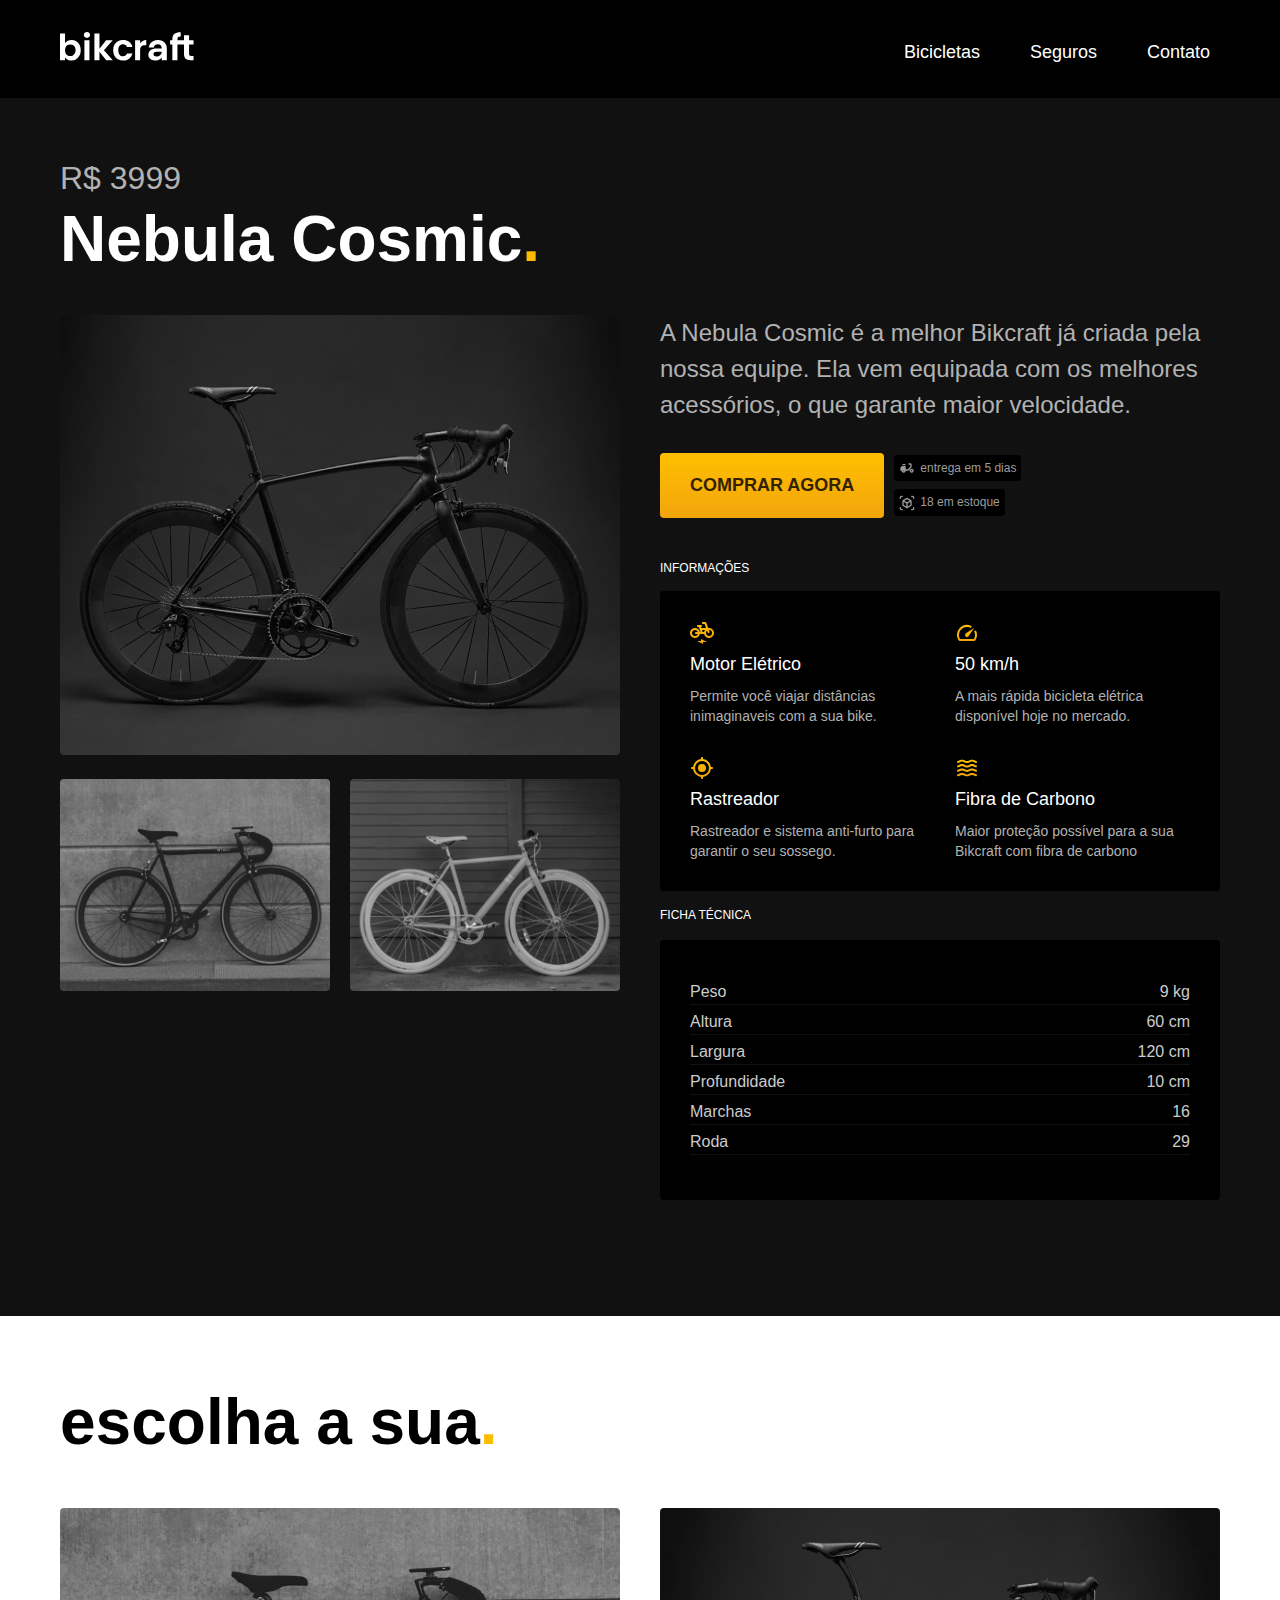
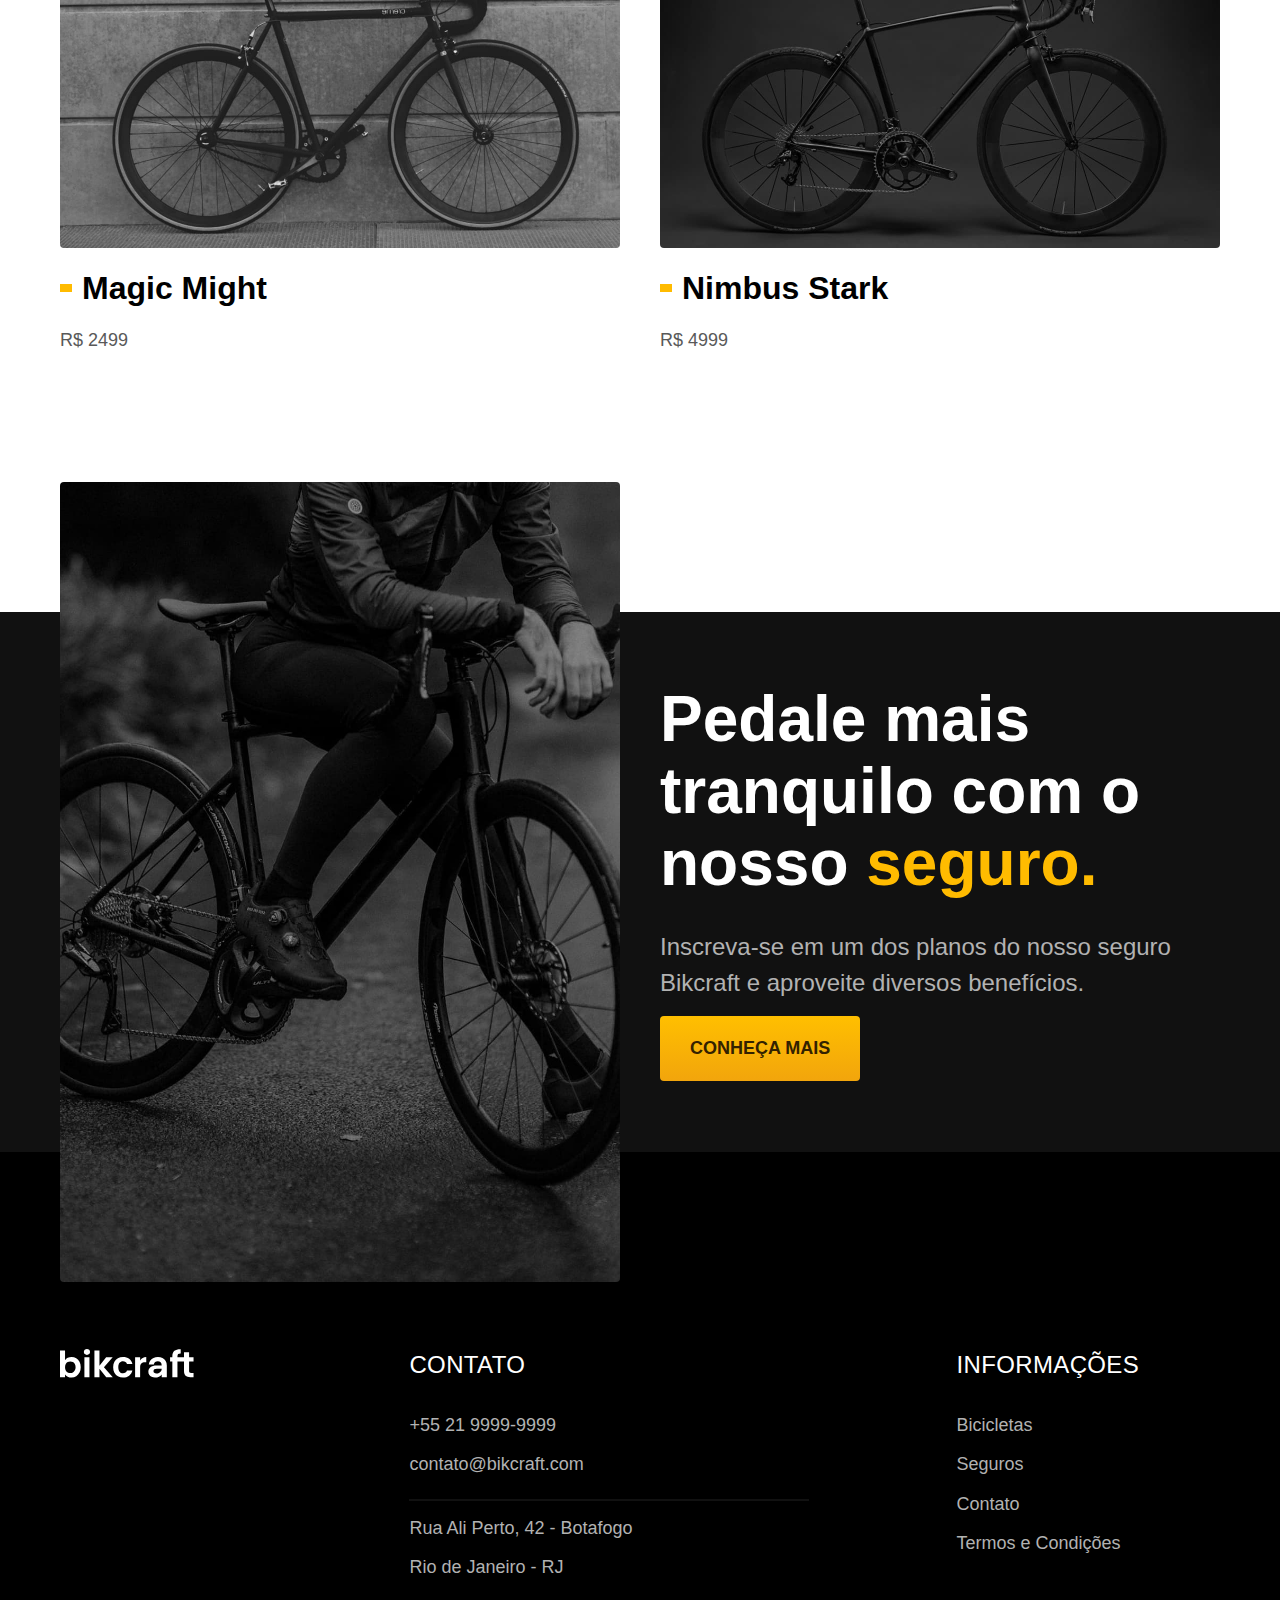
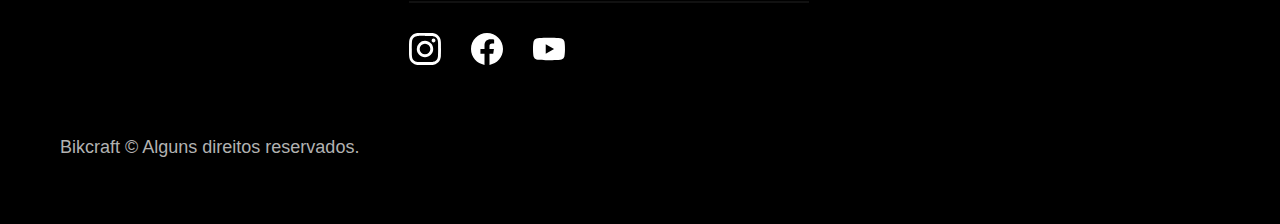
<file: nebula-cosmic/nebula.html>
<!DOCTYPE html>
<html lang="pt-br">

<head>
  <meta charset="UTF-8">
  <meta http-equiv="X-UA-Compatible" content="IE=edge">
  <meta name="viewport" content="width=device-width, initial-scale=1.0">
  <link rel="stylesheet" href="css/style.css">
  <title>Document</title>
</head>

<body>
  <header class="header">
    <div class="flex container">
      <a href="../index.html">
        <img src="css/img/bikcraft.svg" alt="bikcraft.svg">
      </a>
      <nav>
        <ul class="menu flex font-1-m cor-0">
          <a href="bicicletas/bicicletas.html">
            <li>Bicicletas</li>
          </a>
          <a href="seguros/seguros.html">
            <li>Seguros</li>
          </a>
          <a href="contato/contato.html">
            <li>Contato</li>
          </a>
        </ul>
      </nav>
    </div>
  </header>

  <main class="nebula">
    <div class="container">
      <div>
        <span class="font-2-xl cor-5">R$ 3999</span>
        <h1 class="font-1-xxl cor-0">Nebula Cosmic<span class="cor-p1">.</span></h1>
      </div>
      <div class="grid twocolumns gap-40">
        <ul class="nebula-img">
          <li>
            <img src="css/img/bicicleta/nimbus1.jpg" alt="">
          </li>
          <li>
            <img src="css/img/bicicleta/nimbus2.jpg" alt="">
          </li>
          <li>
            <img src="css/img/bicicleta/nimbus3.jpg" alt="">
          </li>
        </ul>
        <div class="grid">
          <p class="font-2-l cor-5">A Nebula Cosmic é a melhor Bikcraft já criada pela nossa equipe. Ela vem equipada com os melhores acessórios, o que garante maior velocidade.</p>
          <div>
            <div class="bicicleta-comprar">
              <a href="../orcamento/orcamento.html" class="botao">comprar agora</a>
              <span class="font-1-xs cor-6">
                <img src="css/img/icones/entrega.svg" alt="">
                entrega em 5 dias
              </span>
              <span class="font-1-xs cor-6">
                <img src="css/img/icones/estoque.svg" alt="">
                18 em estoque
              </span>
            </div>
            <span class="font-1-xs cor-0">INFORMAÇÕES</span>
            <dl class="bicicleta-info">
              <div>
                <img src="css/img/icones/eletrica.svg" alt="" width="24" height="24">
                <dt class="font-1-m cor-0">Motor Elétrico</dt>
                <dd class="font-2-xs cor-5">Permite você viajar distâncias inimaginaveis com a sua bike.</dd>
              </div>
              <div>
                <img src="css/img/icones/velocidade.svg" alt="" width="24" height="24">
                <dt class="font-1-m cor-0">50 km/h</dt>
                <dd class="font-2-xs cor-5">A mais rápida bicicleta elétrica disponível hoje no mercado.</dd>
              </div>
              <div>
                <img src="css/img/icones/rastreador.svg" alt="" width="24" height="24">
                <dt class="font-1-m cor-0">Rastreador</dt>
                <dd class="font-2-xs cor-5">Rastreador e sistema anti-furto para garantir o seu sossego.</dd>
              </div>
              <div>
                <img src="css/img/icones/carbono.svg" alt="" width="24" height="24">
                <dt class="font-1-m cor-0">Fibra de Carbono</dt>
                <dd class="font-2-xs cor-5">Maior proteção possível para a sua Bikcraft com fibra de carbono</dd>
            </dl>
          </div>
          <span class="font-1-xs cor-0">FICHA TÉCNICA</span>
          <dl class="ficha-tecnica font-2-s cor-4">
            <div>
              <dt>Peso</dt>
              <dd>9 kg</dd>
            </div>
            <div>
              <dt>Altura</dt>
              <dd>60 cm</dd>
            </div>
            <div>
              <dt>Largura</dt>
              <dd>120 cm</dd>
            </div>
            <div>
              <dt>Profundidade</dt>
              <dd>10 cm</dd>
            </div>
            <div>
              <dt>Marchas</dt>
              <dd>16</dd>
            </div>
            <div>
              <dt>Roda</dt>
              <dd>29</dd>
            </div>
          </dl>
        </div>
      </div>
    </div>
    </div>
  </main>

  <section>
    <div class="container escolha">
      <h1 class="font-1-xxl">escolha a sua<span class="cor-p1">.</span></h1>
      <div class="grid twocolumns gap-40">
        <a href="../magic-might/magic.html" class="escolha-img">
          <img src="css/img/bicicletas/magic.jpg" alt="">
          <h2 class="font-1-xl">Magic Might</h2>
          <span class="font-2-m cor-8">R$ 2499</span>
        </a>
        <a href="../nimbus-stark/nimbus-stark.html" class="escolha-img">
          <img src="css/img/bicicletas/nimbus.jpg" alt="">
          <h2 class="font-1-xl">Nimbus Stark</h2>
          <span class="font-2-m cor-8">R$ 4999</span>
        </a>
      </div>
    </div>
  </section>

  <section class="seguro-conheca-bg">
    <div class="seguro-conheca container">
      <img src="css/img/fotos/seguros.jpg" alt="">
      <div class="seguro-info">
        <h2 class="font-1-xxl cor-0">Pedale mais tranquilo com o nosso <span class="cor-p1">seguro.</span></h2>
        <p class="font-2-l cor-5">Inscreva-se em um dos planos do nosso seguro Bikcraft e aproveite diversos benefícios.</p>
        <a href="../seguros/seguros.html" class="botao">conheça mais</a>
      </div>
    </div>
  </section>

  <footer>
    <div class="footer container">
      <img src="css/img/bikcraft.svg" alt="">

      <div class="contato">
        <h3 class="font-2-l-b cor-0">contato</h3>
        <ul class="font-2-m cor-5">
          <li>
            <a href="" class="cor-5">+55 21 9999-9999</a>
          </li>
          <li>
            <a href="" class="cor-5">contato@bikcraft.com</a>
          </li>
          <li>
            Rua Ali Perto, 42 - Botafogo
          </li>
          <li>
            Rio de Janeiro - RJ
          </li>
        </ul>
        <div class="redes">
          <img src="css/img/redes/instagram.svg" alt="">
          <img src="css/img/redes/facebook.svg" alt="">
          <img src="css/img/redes/youtube.svg" alt="">
        </div>
      </div>

      <div>
        <h3 class="font-2-l-b cor-0">informações</h3>
        <ul class="font-2-m cor-5">
          <li>Bicicletas</li>
          <li>Seguros</li>
          <li>Contato</li>
          <li>Termos e Condições</li>
        </ul>
      </div>

      <span class="font-2-m cor-5">Bikcraft &copy; Alguns direitos reservados.</span>
    </div>
  </footer>
</body>

</html>
</file>
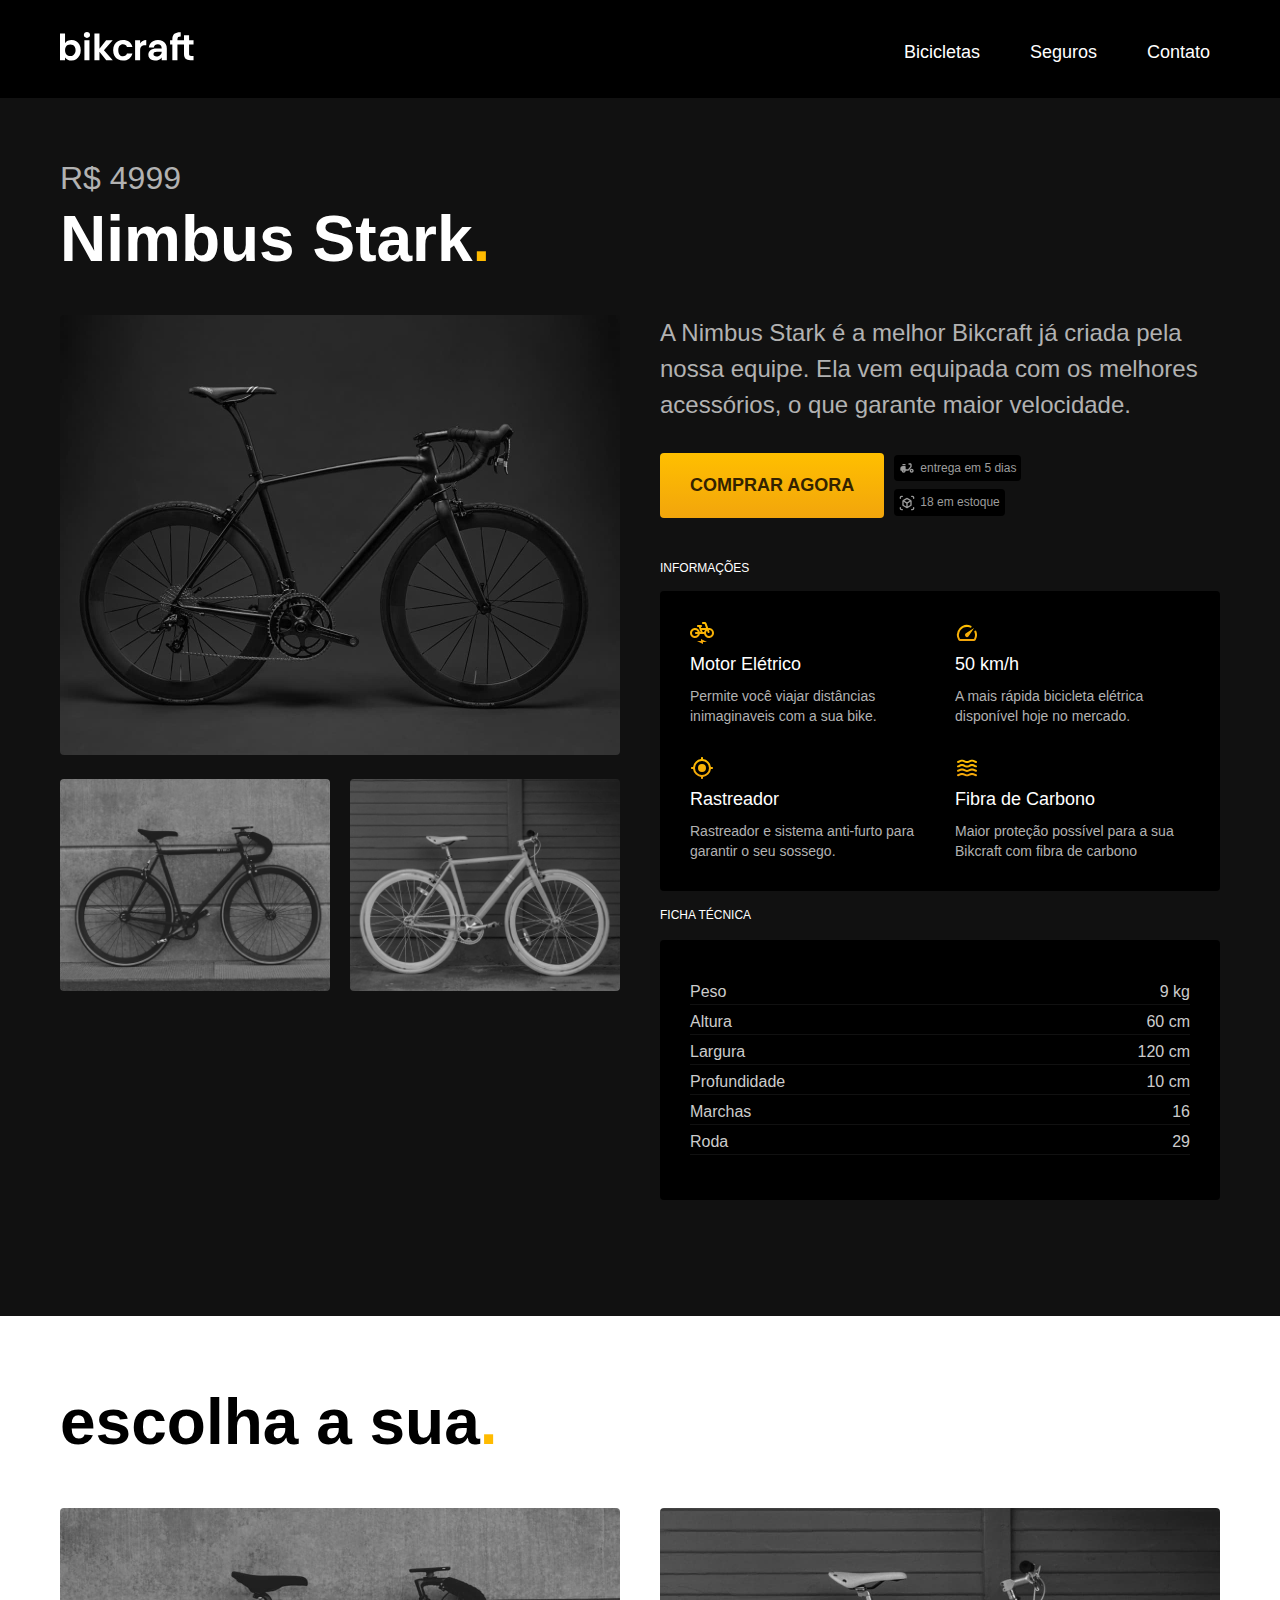
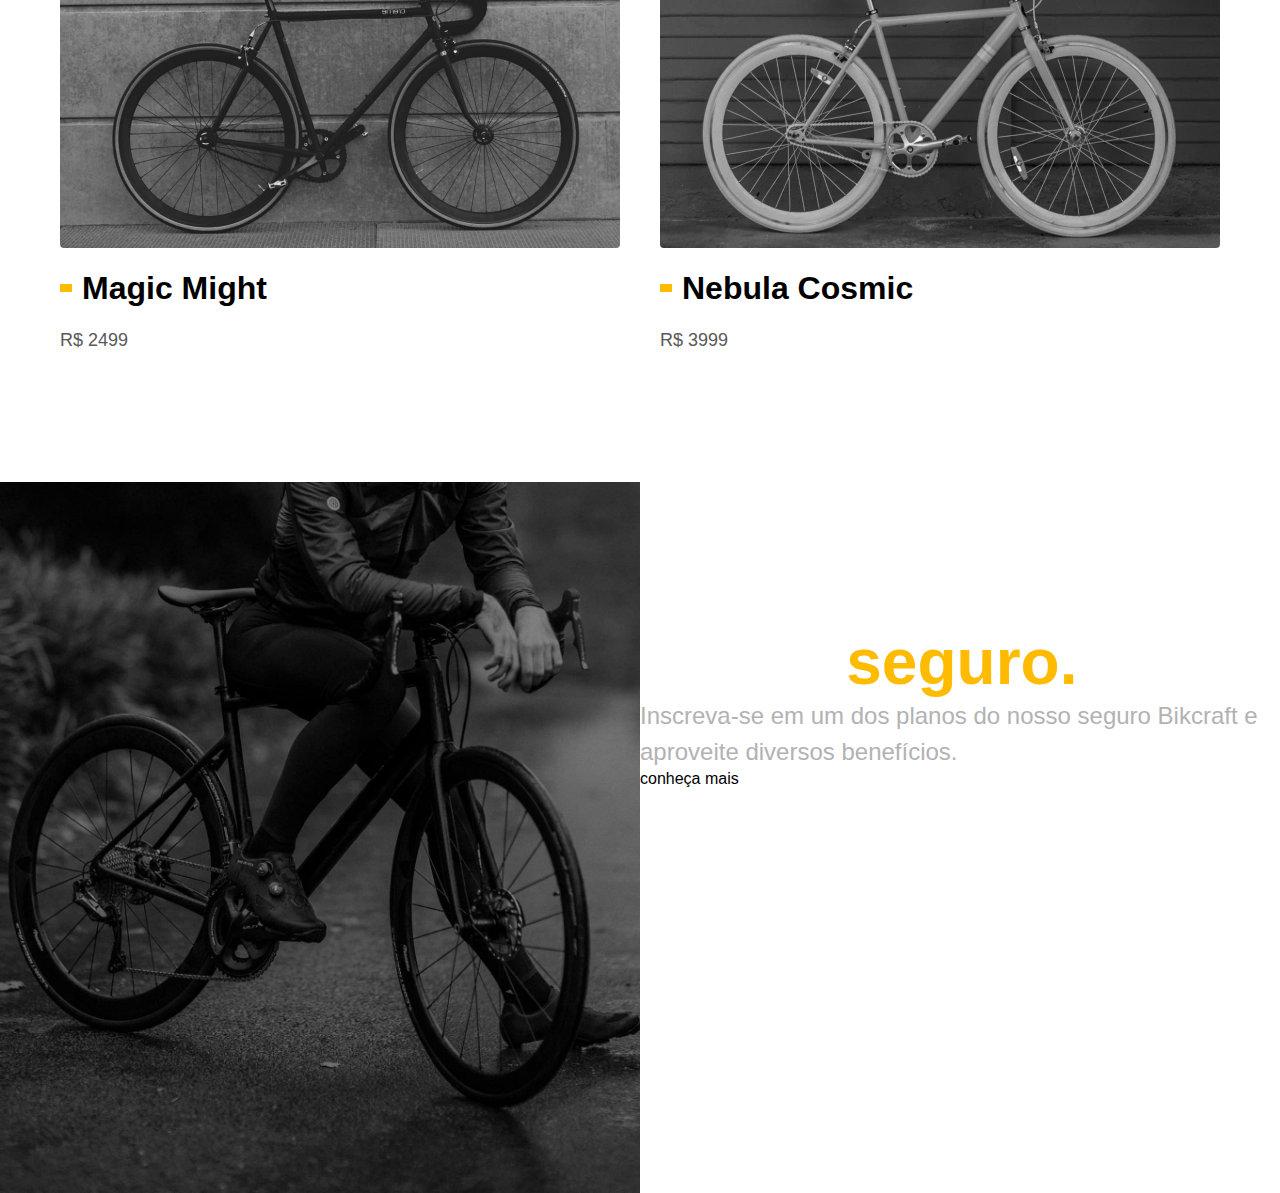
<file: nimbus-stark/nimbus-stark..html>
<!DOCTYPE html>
<html lang="pt-br">

<head>
  <meta charset="UTF-8">
  <meta http-equiv="X-UA-Compatible" content="IE=edge">
  <meta name="viewport" content="width=device-width, initial-scale=1.0">
  <link rel="stylesheet" href="css/style.css">
  <title>Nimbus | Bikcraft</title>
</head>

<body>
  <header class="header">
    <div class="flex container">
      <a href="index.html">
        <img src="css/img/bikcraft.svg" alt="bikcraft.svg">
      </a>
      <nav>
        <ul class="menu flex font-1-m cor-0">
          <a href="bicicletas/bicicletas.html">
            <li>Bicicletas</li>
          </a>
          <a href="seguros/seguros.html">
            <li>Seguros</li>
          </a>
          <a href="contato/contato.html">
            <li>Contato</li>
          </a>
        </ul>
      </nav>
    </div>
  </header>

  <main class="nimbus">
    <div class="container">
      <div>
        <span class="font-2-xl cor-5">R$ 4999</span>
        <h1 class="font-1-xxl cor-0">Nimbus Stark<span class="cor-p1">.</span></h1>
      </div>
      <div class="grid twocolumns gap-40">
        <ul class="nimbus-img">
          <li>
            <img src="css/img/bicicleta/nimbus1.jpg" alt="">
          </li>
          <li>
            <img src="css/img/bicicleta/nimbus2.jpg" alt="">
          </li>
          <li>
            <img src="css/img/bicicleta/nimbus3.jpg" alt="">
          </li>
        </ul>
        <div class="grid">
          <p class="font-2-l cor-5">A Nimbus Stark é a melhor Bikcraft já criada pela nossa equipe. Ela vem equipada com os melhores acessórios, o que garante maior velocidade.</p>
          <div>
            <div class="bicicleta-comprar">
              <a href="" class="botao">comprar agora</a>
              <span class="font-1-xs cor-6">
                <img src="css/img/icones/entrega.svg" alt="">
                entrega em 5 dias
              </span>
              <span class="font-1-xs cor-6">
                <img src="css/img/icones/estoque.svg" alt="">
                18 em estoque
              </span>
            </div>
            <span class="font-1-xs cor-0">INFORMAÇÕES</span>
            <dl class="bicicleta-info">
              <div>
                <img src="css/img/icones/eletrica.svg" alt="" width="24" height="24">
                <dt class="font-1-m cor-0">Motor Elétrico</dt>
                <dd class="font-2-xs cor-5">Permite você viajar distâncias inimaginaveis com a sua bike.</dd>
              </div>
              <div>
                <img src="css/img/icones/velocidade.svg" alt="" width="24" height="24">
                <dt class="font-1-m cor-0">50 km/h</dt>
                <dd class="font-2-xs cor-5">A mais rápida bicicleta elétrica disponível hoje no mercado.</dd>
              </div>
              <div>
                <img src="css/img/icones/rastreador.svg" alt="" width="24" height="24">
                <dt class="font-1-m cor-0">Rastreador</dt>
                <dd class="font-2-xs cor-5">Rastreador e sistema anti-furto para garantir o seu sossego.</dd>
              </div>
              <div>
                <img src="css/img/icones/carbono.svg" alt="" width="24" height="24">
                <dt class="font-1-m cor-0">Fibra de Carbono</dt>
                <dd class="font-2-xs cor-5">Maior proteção possível para a sua Bikcraft com fibra de carbono</dd>
            </dl>
          </div>
          <span class="font-1-xs cor-0">FICHA TÉCNICA</span>
          <dl class="ficha-tecnica font-2-s cor-4">
            <div>
              <dt>Peso</dt>
              <dd>9 kg</dd>
            </div>
            <div>
              <dt>Altura</dt>
              <dd>60 cm</dd>
            </div>
            <div>
              <dt>Largura</dt>
              <dd>120 cm</dd>
            </div>
            <div>
              <dt>Profundidade</dt>
              <dd>10 cm</dd>
            </div>
            <div>
              <dt>Marchas</dt>
              <dd>16</dd>
            </div>
            <div>
              <dt>Roda</dt>
              <dd>29</dd>
            </div>
          </dl>
        </div>
      </div>
    </div>
    </div>
  </main>

  <section>
    <div class="container escolha">
      <h1 class="font-1-xxl">escolha a sua<span class="cor-p1">.</span></h1>
      <div class="grid twocolumns gap-40">
        <a href="">
          <div class="escolha-img">
            <img src="css/img/bicicletas/magic.jpg" alt="">
            <h2 class="font-1-xl">Magic Might</h2>
            <span class="font-2-m cor-8">R$ 2499</span>
          </div>
        </a>
        <a href="">
          <div class="escolha-img">
            <img src="css/img/bicicletas/nebula.jpg" alt="">
            <h2 class="font-1-xl">Nebula Cosmic</h2>
            <span class="font-2-m cor-8">R$ 3999</span>
          </div>
        </a>
      </div>
    </div>
  </section>

  <section>
    <div class="seguro-conheca">
      <img src="css/img/fotos/seguros.jpg" alt="">
      <div class="seguro-info">
        <h2 class="font-1-xxl cor-0">Pedale mais tranquilo com o nosso <span class="cor-p1">seguro.</span></h2>
        <p class="font-2-l cor-5">Inscreva-se em um dos planos do nosso seguro Bikcraft e aproveite diversos benefícios.</p>
        <a href="" class="">conheça mais</a>
      </div>
    </div>
  </section>
</body>

</html>
</file>
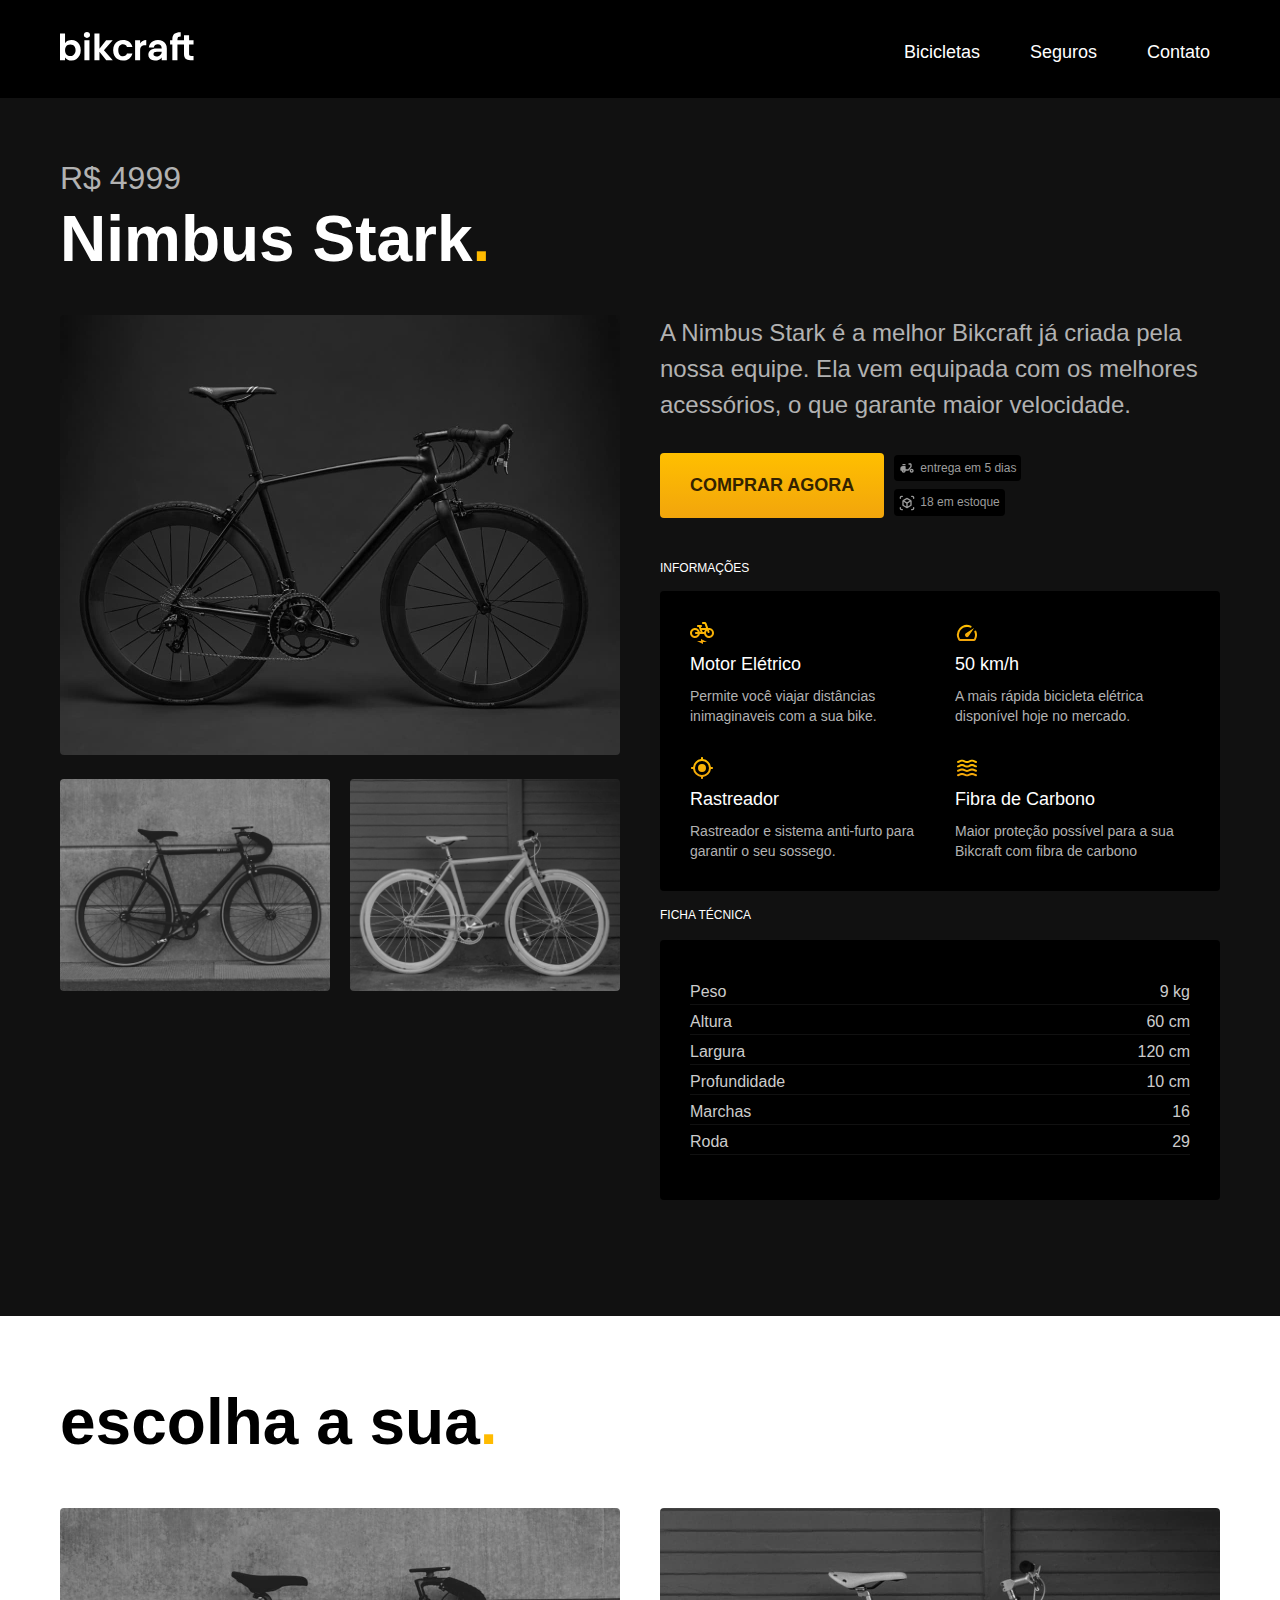
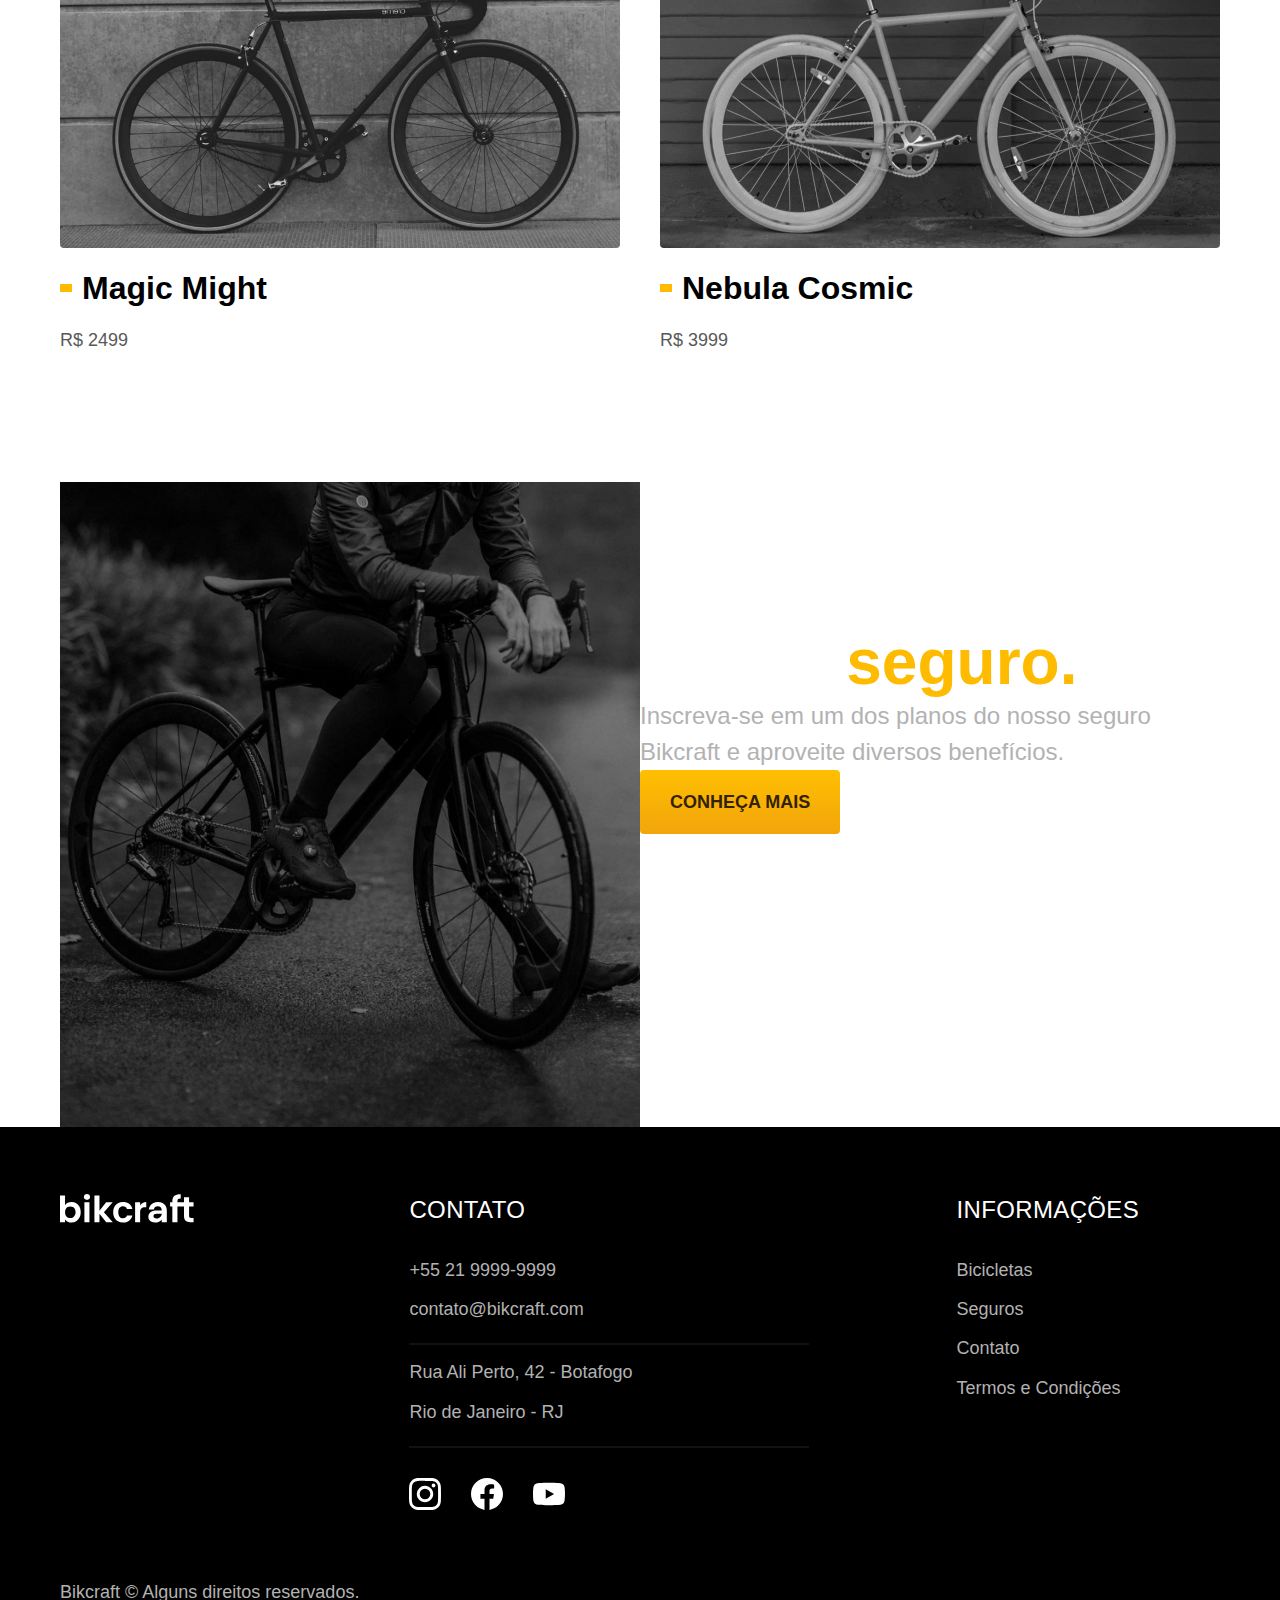
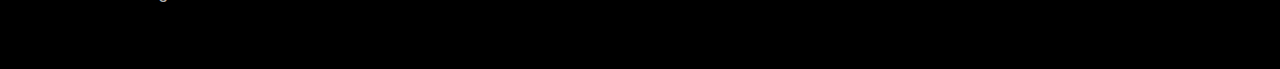
<file: nimbus-stark/nimbus-stark.html>
<!DOCTYPE html>
<html lang="pt-br">

<head>
  <meta charset="UTF-8">
  <meta http-equiv="X-UA-Compatible" content="IE=edge">
  <meta name="viewport" content="width=device-width, initial-scale=1.0">
  <link rel="stylesheet" href="css/style.css">
  <title>Nimbus | Bikcraft</title>
</head>

<body>
  <header class="header">
    <div class="flex container">
      <a href="../index.html">
        <img src="css/img/bikcraft.svg" alt="bikcraft.svg">
      </a>
      <nav>
        <ul class="menu flex font-1-m cor-0">
          <a href="bicicletas/bicicletas.html">
            <li>Bicicletas</li>
          </a>
          <a href="seguros/seguros.html">
            <li>Seguros</li>
          </a>
          <a href="contato/contato.html">
            <li>Contato</li>
          </a>
        </ul>
      </nav>
    </div>
  </header>

  <main class="nimbus">
    <div class="container">
      <div>
        <span class="font-2-xl cor-5">R$ 4999</span>
        <h1 class="font-1-xxl cor-0">Nimbus Stark<span class="cor-p1">.</span></h1>
      </div>
      <div class="grid twocolumns gap-40">
        <ul class="nimbus-img">
          <li>
            <img src="css/img/bicicleta/nimbus1.jpg" alt="">
          </li>
          <li>
            <img src="css/img/bicicleta/nimbus2.jpg" alt="">
          </li>
          <li>
            <img src="css/img/bicicleta/nimbus3.jpg" alt="">
          </li>
        </ul>
        <div class="grid">
          <p class="font-2-l cor-5">A Nimbus Stark é a melhor Bikcraft já criada pela nossa equipe. Ela vem equipada com os melhores acessórios, o que garante maior velocidade.</p>
          <div>
            <div class="bicicleta-comprar">
              <a href="../orcamento/orcamento.html" class="botao">comprar agora</a>
              <span class="font-1-xs cor-6">
                <img src="css/img/icones/entrega.svg" alt="">
                entrega em 5 dias
              </span>
              <span class="font-1-xs cor-6">
                <img src="css/img/icones/estoque.svg" alt="">
                18 em estoque
              </span>
            </div>
            <span class="font-1-xs cor-0">INFORMAÇÕES</span>
            <dl class="bicicleta-info">
              <div>
                <img src="css/img/icones/eletrica.svg" alt="" width="24" height="24">
                <dt class="font-1-m cor-0">Motor Elétrico</dt>
                <dd class="font-2-xs cor-5">Permite você viajar distâncias inimaginaveis com a sua bike.</dd>
              </div>
              <div>
                <img src="css/img/icones/velocidade.svg" alt="" width="24" height="24">
                <dt class="font-1-m cor-0">50 km/h</dt>
                <dd class="font-2-xs cor-5">A mais rápida bicicleta elétrica disponível hoje no mercado.</dd>
              </div>
              <div>
                <img src="css/img/icones/rastreador.svg" alt="" width="24" height="24">
                <dt class="font-1-m cor-0">Rastreador</dt>
                <dd class="font-2-xs cor-5">Rastreador e sistema anti-furto para garantir o seu sossego.</dd>
              </div>
              <div>
                <img src="css/img/icones/carbono.svg" alt="" width="24" height="24">
                <dt class="font-1-m cor-0">Fibra de Carbono</dt>
                <dd class="font-2-xs cor-5">Maior proteção possível para a sua Bikcraft com fibra de carbono</dd>
            </dl>
          </div>
          <span class="font-1-xs cor-0">FICHA TÉCNICA</span>
          <dl class="ficha-tecnica font-2-s cor-4">
            <div>
              <dt>Peso</dt>
              <dd>9 kg</dd>
            </div>
            <div>
              <dt>Altura</dt>
              <dd>60 cm</dd>
            </div>
            <div>
              <dt>Largura</dt>
              <dd>120 cm</dd>
            </div>
            <div>
              <dt>Profundidade</dt>
              <dd>10 cm</dd>
            </div>
            <div>
              <dt>Marchas</dt>
              <dd>16</dd>
            </div>
            <div>
              <dt>Roda</dt>
              <dd>29</dd>
            </div>
          </dl>
        </div>
      </div>
    </div>
    </div>
  </main>

  <section>
    <div class="container escolha">
      <h1 class="font-1-xxl">escolha a sua<span class="cor-p1">.</span></h1>
      <div class="grid twocolumns gap-40">
        <a href="../magic-might/magic.html" class="escolha-img">
          <img src="css/img/bicicletas/magic.jpg" alt="">
          <h2 class="font-1-xl">Magic Might</h2>
          <span class="font-2-m cor-8">R$ 2499</span>
        </a>
        <a href="../nebula-cosmic/nebula.html" class="escolha-img">
          <img src="css/img/bicicletas/nebula.jpg" alt="">
          <h2 class="font-1-xl">Nebula Cosmic</h2>
          <span class="font-2-m cor-8">R$ 3999</span>
        </a>
      </div>
    </div>
  </section>

  <section class="seguro-conheca-bg">
    <div class="seguro-conheca container">
      <img src="css/img/fotos/seguros.jpg" alt="">
      <div class="seguro-info">
        <h2 class="font-1-xxl cor-0">Pedale mais tranquilo com o nosso <span class="cor-p1">seguro.</span></h2>
        <p class="font-2-l cor-5">Inscreva-se em um dos planos do nosso seguro Bikcraft e aproveite diversos benefícios.</p>
        <a href="../seguros/seguros.html" class="botao">conheça mais</a>
      </div>
    </div>
  </section>

  <footer>
    <div class="footer container">
      <img src="css/img/bikcraft.svg" alt="">

      <div class="contato">
        <h3 class="font-2-l-b cor-0">contato</h3>
        <ul class="font-2-m cor-5">
          <li>
            <a href="" class="cor-5">+55 21 9999-9999</a>
          </li>
          <li>
            <a href="" class="cor-5">contato@bikcraft.com</a>
          </li>
          <li>
            Rua Ali Perto, 42 - Botafogo
          </li>
          <li>
            Rio de Janeiro - RJ
          </li>
        </ul>
        <div class="redes">
          <img src="css/img/redes/instagram.svg" alt="">
          <img src="css/img/redes/facebook.svg" alt="">
          <img src="css/img/redes/youtube.svg" alt="">
        </div>
      </div>

      <div>
        <h3 class="font-2-l-b cor-0">informações</h3>
        <ul class="font-2-m cor-5">
          <li>Bicicletas</li>
          <li>Seguros</li>
          <li>Contato</li>
          <li>Termos e Condições</li>
        </ul>
      </div>

      <span class="font-2-m cor-5">Bikcraft &copy; Alguns direitos reservados.</span>
    </div>
  </footer>
</body>

</html>
</file>
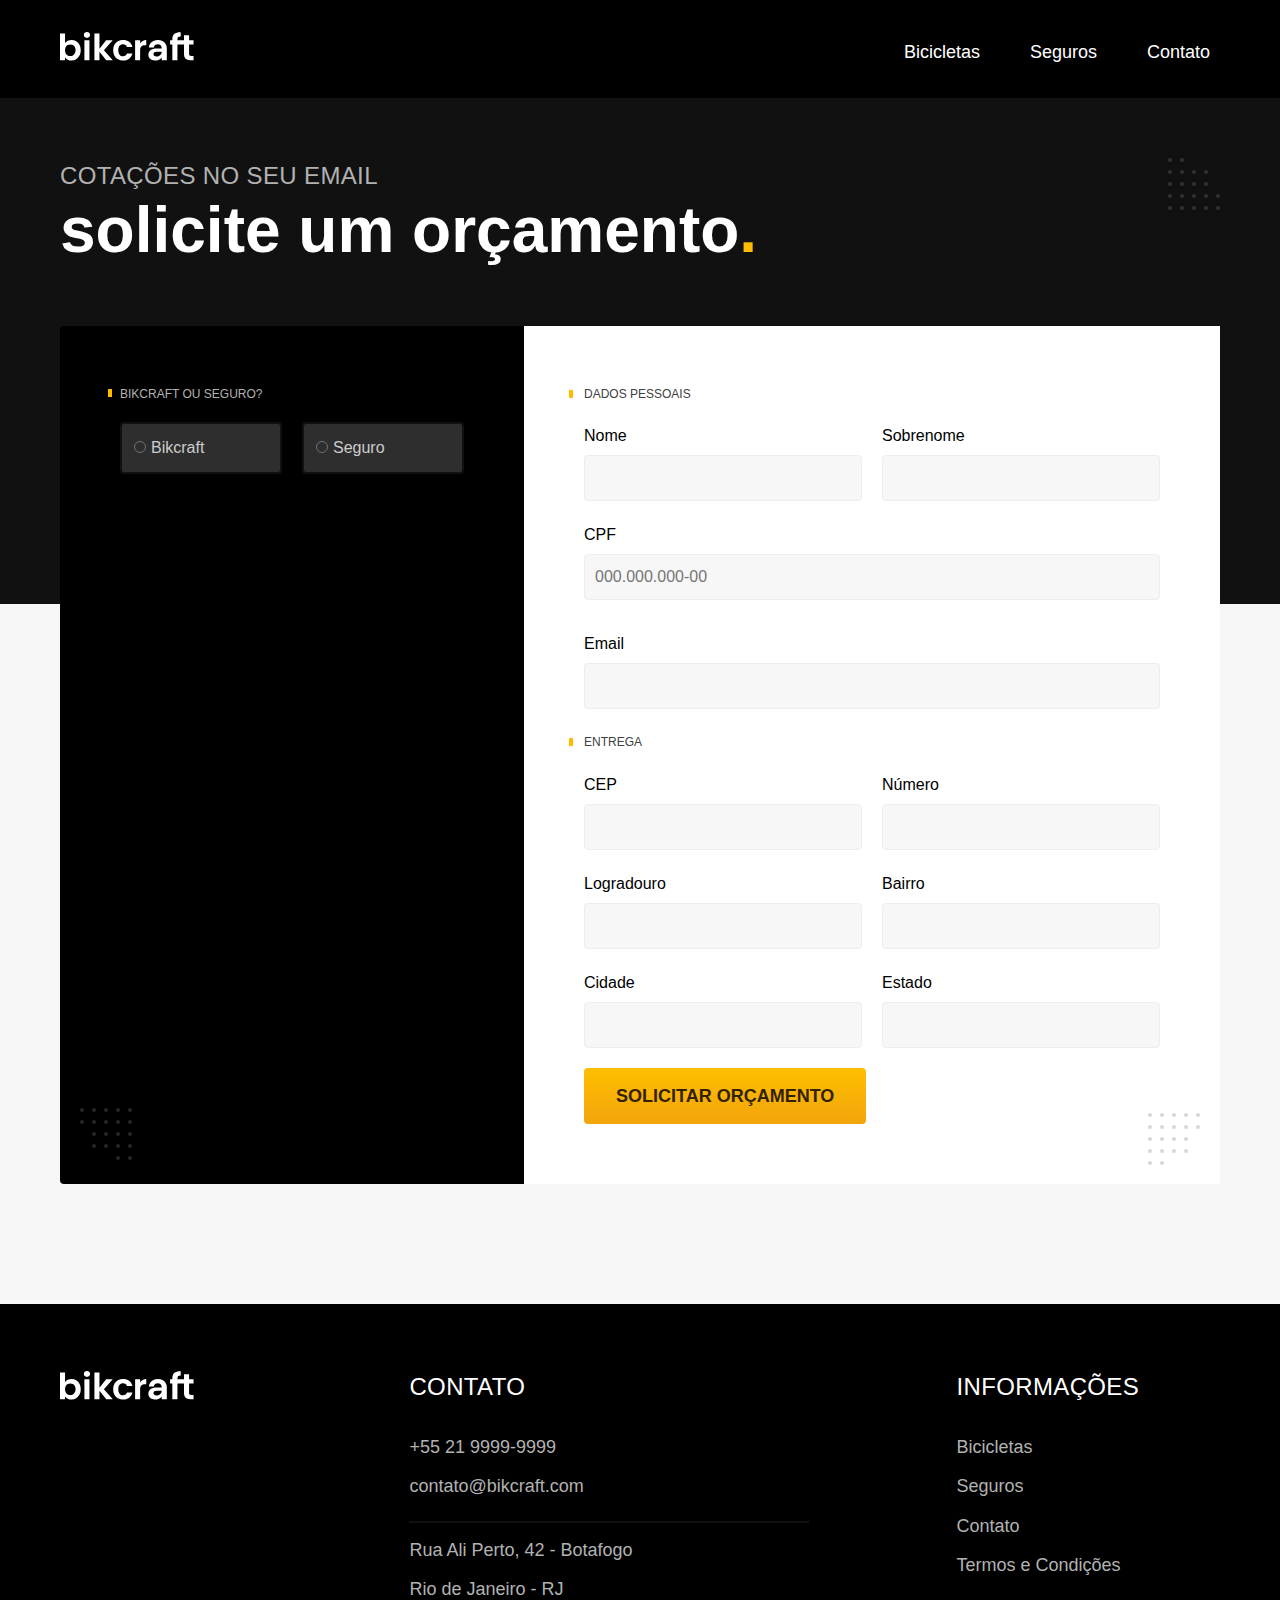
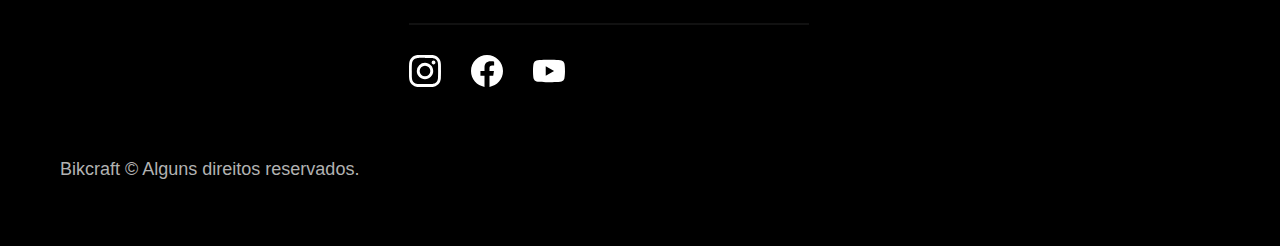
<file: orcamento/orcamento.html>
<!DOCTYPE html>
<html lang="pt-br">

<head>
  <meta charset="UTF-8">
  <meta http-equiv="X-UA-Compatible" content="IE=edge">
  <meta name="viewport" content="width=device-width, initial-scale=1.0">
  <link rel="stylesheet" href="css/style.css">
  <title>Document</title>
</head>

<body>
  <header class="header">
    <div class="flex container">
      <a href="../index.html">
        <img src="css/img/bikcraft.svg" alt="bikcraft.svg">
      </a>
      <nav>
        <ul class="menu flex font-1-m cor-0">
          <a href="../bicicletas/bicicletas.html">
            <li>Bicicletas</li>
          </a>
          <a href="../seguros/seguros.html">
            <li>Seguros</li>
          </a>
          <a href="../contato/contato.html">
            <li>Contato</li>
          </a>
        </ul>
      </nav>
    </div>
  </header>

  <main>
    <section class="titulo">
      <div class="container">
        <p class="font-2-l-b cor-5">cotações no seu email</p>
        <h1 class="font-1-xxl cor-0">solicite um orçamento<span class="cor-p1">.</span></h1>
      </div>
    </section>

    <section class="form-box-bg">
      <form action="">
        <div class="container form-box">
          <div class="orcamento-opcao">
            <span class="font-1-xs cor-5">bikcraft ou seguro?</span>

            <input type="radio" name="tipo" value="bikcraft" id="bikcraft">
            <label for="bikcraft">Bikcraft</label>
            <input type="radio" name="tipo" value="seguro" id="seguro">
            <label for="seguro">Seguro</label>

            <div class="bicicletas-bikcraft">
              <span class="font-1-xs cor-5">escolha a sua</span>

              <input type="radio" name="tipo-bike" value="nimbus" id="nimbus">
              <label for="nimbus">Nimbus Stark</label>
              <div class="nimbus-info info">
                <ul class="font-1-xs cor-8">
                  <li>
                    <img src="css/img/icones/eletrica.svg" alt="" height="15" width="15">
                    Motor Elétrico
                  </li>
                  <li>
                    <img src="css/img/icones/carbono.svg" alt="" height="15" width="15">
                    Fibra de Carbono
                  </li>
                  <li>
                    <img src="css/img/icones/velocidade.svg" alt="" height="15" width="15">
                    50 km/h
                  </li>
                  <li>
                    <img src="css/img/icones/rastreador.svg" alt="" height="15" width="15">
                    Rastreador
                  </li>
                </ul>
                <img src="css/img/bicicletas/nimbus.jpg" alt="">
              </div>

              <input type="radio" name="tipo-bike" value="magic" id="magic">
              <label for="magic">Magic Might</label>
              <div class="magic-info info">
                <ul class="font-1-xs cor-8">
                  <li>
                    <img src="css/img/icones/eletrica.svg" alt="" height="15" width="15">
                    Motor Elétrico
                  </li>
                  <li>
                    <img src="css/img/icones/carbono.svg" alt="" height="15" width="15">
                    Fibra de Carbono
                  </li>
                  <li>
                    <img src="css/img/icones/velocidade.svg" alt="" height="15" width="15">
                    45 km/h
                  </li>
                  <li>
                    <img src="css/img/icones/rastreador.svg" alt="" height="15" width="15">
                    Rastreador
                  </li>
                </ul>
                <img src="css/img/bicicletas/magic.jpg" alt="">
              </div>

              <input type="radio" name="tipo-bike" value="nebula" id="nebula">
              <label for="nebula">Nebula Cosmic</label>
              <div class="nebula-info info">
                <ul class="font-1-xs cor-8">
                  <li>
                    <img src="css/img/icones/eletrica.svg" alt="" height="15" width="15">
                    Motor Elétrico
                  </li>
                  <li>
                    <img src="css/img/icones/carbono.svg" alt="" height="15" width="15">
                    Fibra de Carbono
                  </li>
                  <li>
                    <img src="css/img/icones/velocidade.svg" alt="" height="15" width="15">
                    40 km/h
                  </li>
                  <li>
                    <img src="css/img/icones/rastreador.svg" alt="" height="15" width="15">
                    Rastreador
                  </li>
                </ul>
                <img src="css/img/bicicletas/nebula.jpg" alt="">
              </div>
            </div>

            <div class="planos">
              <span class="font-1-xs cor-5">escolha o plano</span>

              <input type="radio" name="tipo-plano" value="prata" id="prata">
              <label for="prata">Prata</label>

              <input type="radio" name="tipo-plano" value="ouro" id="ouro">
              <label for="ouro">Ouro</label>
            </div>

          </div>
          <div class="dados">
            <span class="font-1-xs cor-9">dados pessoais</span>
            <div class="dados-tipo2 label input">
              <label for="nome">Nome</label>
              <input type="text" name="nome" id="nome">
              <label for="sobrenome">Sobrenome</label>
              <input type="text" name="sobrenome" id="sobrenome">
            </div>
            <div class="dados-tipo1 label input">
              <label for="cpf">CPF</label>
              <input type="text" name="cpf" id="cpf" placeholder="000.000.000-00">
              <label for="email">Email</label>
              <input type="text" name="email" id="email">
            </div>
            <div>
              <span class="font-1-xs cor-9">entrega</span>
              <div class="dados-tipo2 label input">
                <label for="cep">CEP</label>
                <input type="text" name="cep" id="cep">
                <label for="num">Número</label>
                <input type="text" name="num" id="num">
              </div>
              <div class="dados-tipo2 label input">
                <label for="logradouro">Logradouro</label>
                <input type="text" name="logradouro" id="logradouro">
                <label for="bairro">Bairro</label>
                <input type="text" name="bairro" id="bairro">
              </div>
              <div class="dados-tipo2 label input">
                <label for="cidade">Cidade</label>
                <input type="text" name="cidade" id="cidade">
                <label for="estado">Estado</label>
                <input type="text" name="estado" id="estado">
              </div>
              <a href="" class="botao">solicitar orçamento</a>
            </div>
          </div>
        </div>
      </form>
    </section>
  </main>

  <footer>
    <div class="footer container">
      <img src="css/img/bikcraft.svg" alt="">

      <div class="contato">
        <h3 class="font-2-l-b cor-0">contato</h3>
        <ul class="font-2-m cor-5">
          <li>
            <a href="" class="cor-5">+55 21 9999-9999</a>
          </li>
          <li>
            <a href="" class="cor-5">contato@bikcraft.com</a>
          </li>
          <li>
            Rua Ali Perto, 42 - Botafogo
          </li>
          <li>
            Rio de Janeiro - RJ
          </li>
        </ul>
        <div class="redes">
          <img src="css/img/redes/instagram.svg" alt="">
          <img src="css/img/redes/facebook.svg" alt="">
          <img src="css/img/redes/youtube.svg" alt="">
        </div>
      </div>

      <div>
        <h3 class="font-2-l-b cor-0">informações</h3>
        <ul class="font-2-m cor-5">
          <li>Bicicletas</li>
          <li>Seguros</li>
          <li>Contato</li>
          <li>Termos e Condições</li>
        </ul>
      </div>

      <span class="font-2-m cor-5">Bikcraft &copy; Alguns direitos reservados.</span>
    </div>
  </footer>
</body>

</html>
</file>
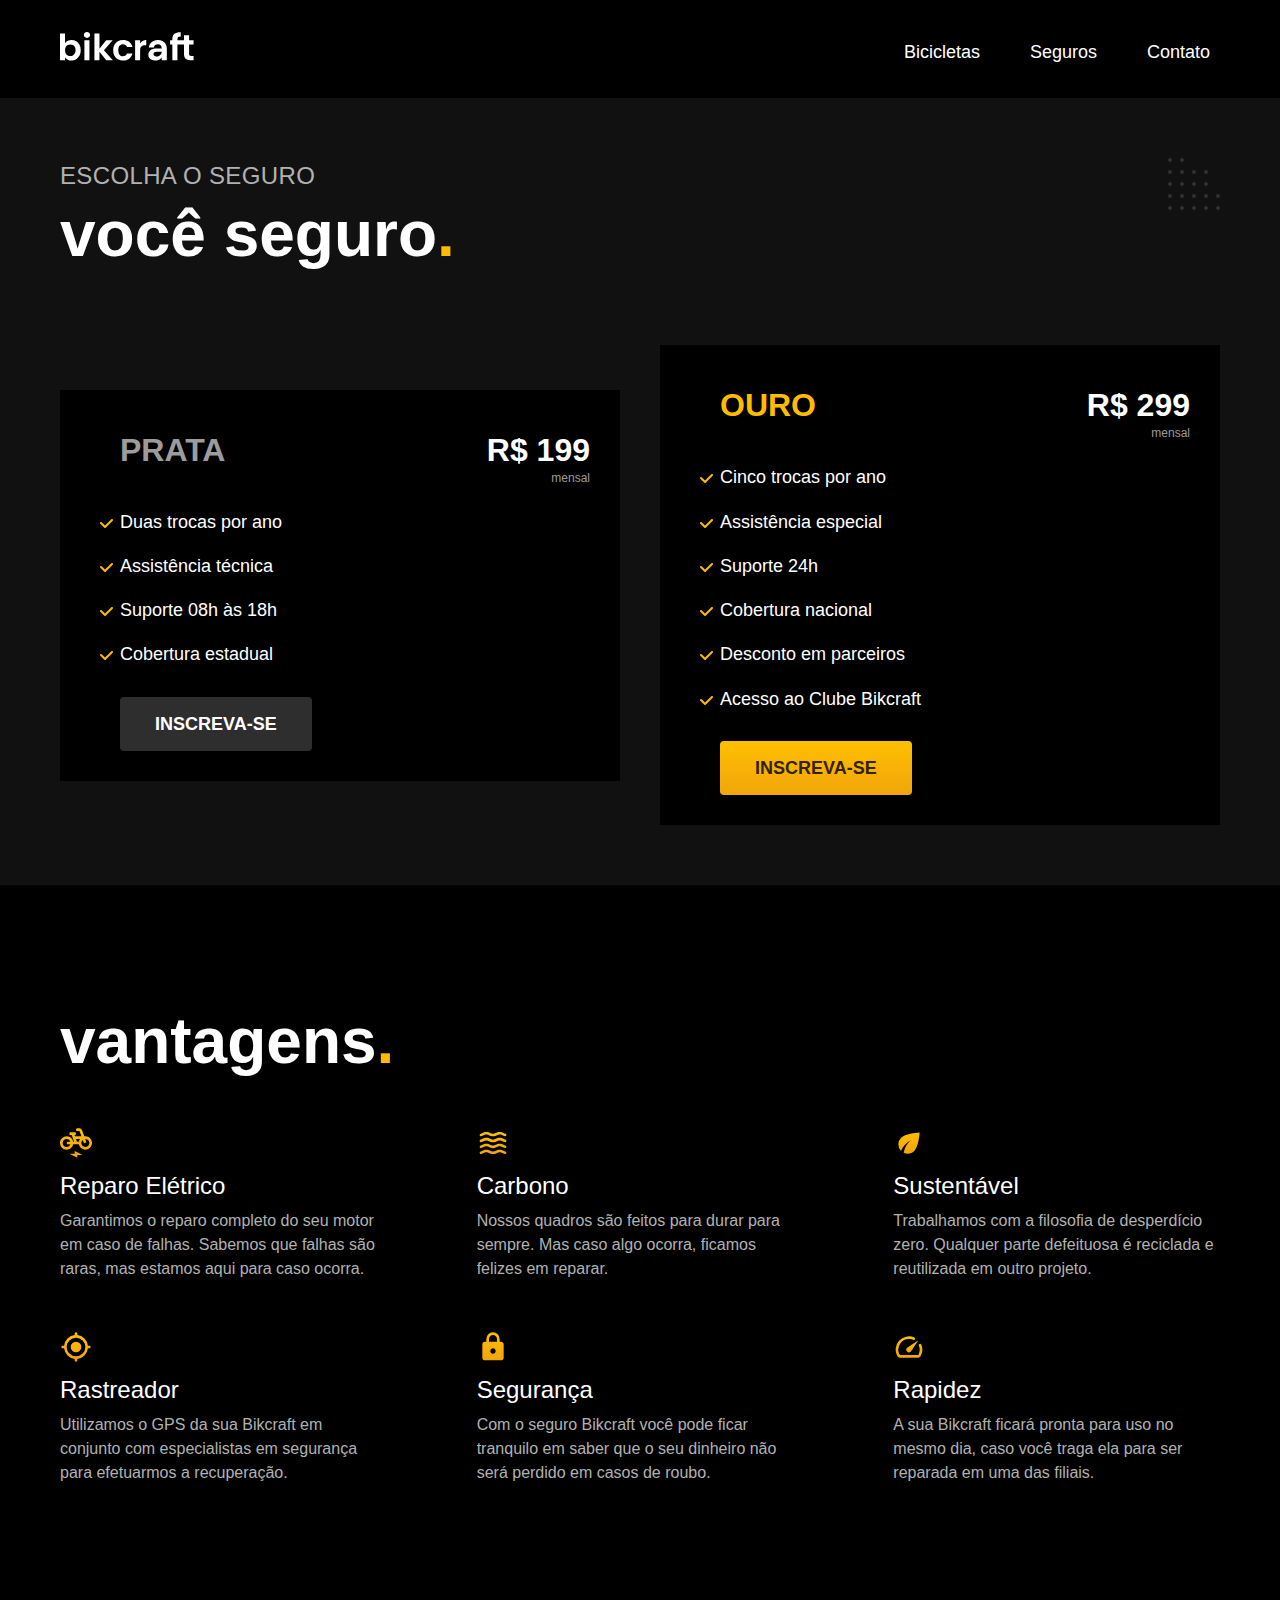
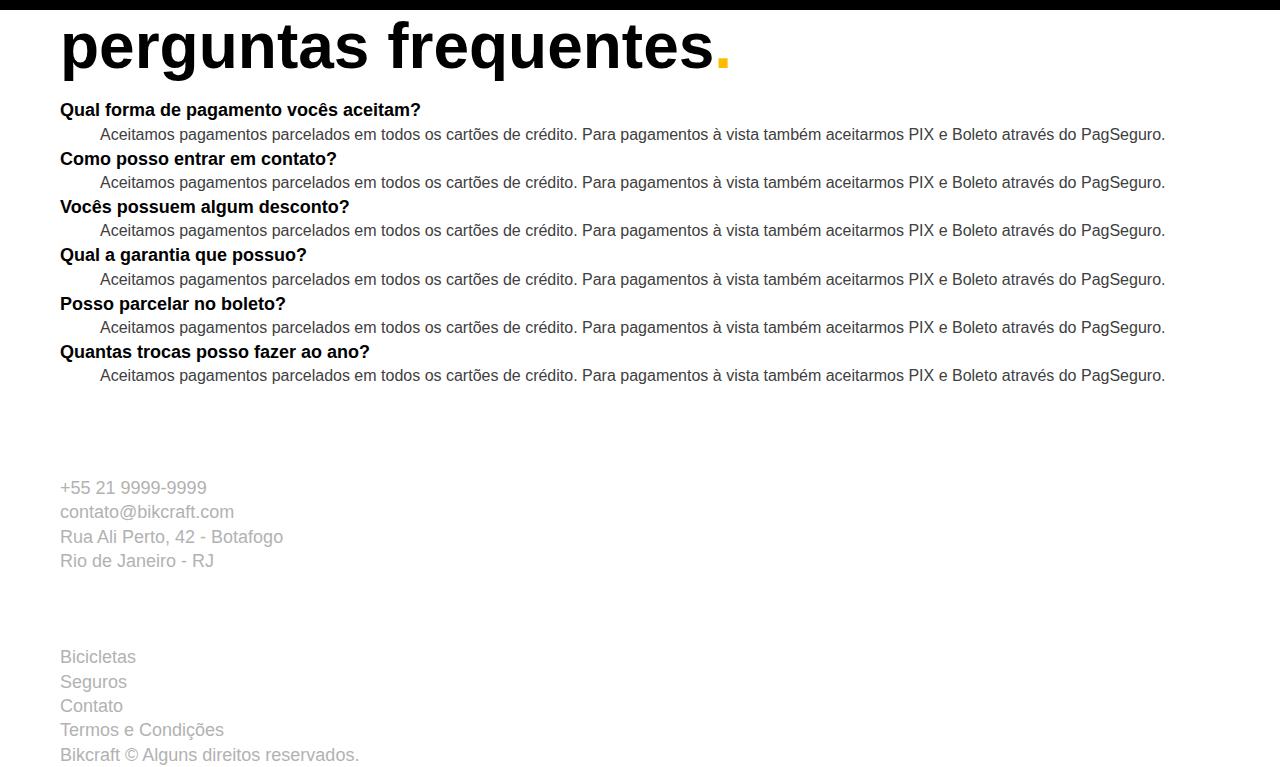
<file: seguros/seguros.html>
<!DOCTYPE html>
<html lang="pt-br">

<head>
  <meta charset="UTF-8">
  <meta http-equiv="X-UA-Compatible" content="IE=edge">
  <meta name="viewport" content="width=device-width, initial-scale=1.0">
  <link rel="stylesheet" href="css/style.css">
  <title>Seguros | Bikcraft</title>
</head>

<body>
  <header class="header">
    <div class="flex container">
      <a href="../index.html">
        <img src="css/img/bikcraft.svg" alt="bikcraft.svg">
      </a>
      <nav>
        <ul class="menu flex font-1-m cor-0">
          <a href="../bicicletas/bicicletas.html">
            <li>Bicicletas</li>
          </a>
          <a href="../seguros/seguros.html">
            <li>Seguros</li>
          </a>
          <a href="../contato/contato.html">
            <li>Contato</li>
          </a>
        </ul>
      </nav>
    </div>
  </header>

  <main class="seguro_bg">

    <div class="container">
      <div class="titulo_seguro">
        <p class="font-2-l-b cor-5">escolha o seguro</p>
        <h1 class="font-1-xxl cor-0">você seguro<span class="cor-p1">.</span></h1>
      </div>

      <div class="seguros">
        <div class="seguros_plano">
          <h2 class="font-1-xl cor-6">prata</h2>
          <span class="font-1-xl cor-0">
            R$ 199
            <span class="font-1-xs cor-6">mensal</span>
          </span>

          <ul class="beneficios">
            <li class="font-2-m cor-0">Duas trocas por ano</li>
            <li class="font-2-m cor-0">Assistência técnica</li>
            <li class="font-2-m cor-0">Suporte 08h às 18h</li>
            <li class="font-2-m cor-0">Cobertura estadual</li>
          </ul>
          <a href="../orcamento/orcamento.html" class="botao">inscreva-se</a>
        </div>

        <div class="seguros_plano">
          <h2 class="font-1-xl cor-p1">ouro</h2>
          <span class="font-1-xl cor-0">
            R$ 299
            <span class="font-1-xs cor-6">mensal</span>
          </span>

          <ul class="beneficios">
            <li class="font-2-m cor-0">Cinco trocas por ano</li>
            <li class="font-2-m cor-0">Assistência especial</li>
            <li class="font-2-m cor-0">Suporte 24h</li>
            <li class="font-2-m cor-0">Cobertura nacional</li>
            <li class="font-2-m cor-0">Desconto em parceiros</li>
            <li class="font-2-m cor-0">Acesso ao Clube Bikcraft</li>
          </ul>
          <a href="../orcamento/orcamento.html" class="botao secundario">inscreva-se</a>
        </div>
      </div>
    </div>

  </main>

  <section class="vantagens_bg">

    <div class="container">
      <h3 class="cor-0 font-1-xxl">
        vantagens<span class="cor-p1">.</span>
      </h3>
      <ul class="vantagens">
        <li>
          <img src="css/img/icones/eletrica.svg" alt="">
          <h4 class="cor-0 font-1-l">Reparo Elétrico</h4>
          <p class="cor-5 font-2-s">Garantimos o reparo completo do seu motor em caso de falhas. Sabemos que falhas são raras, mas estamos aqui para caso ocorra.</p>
        </li>
        <li>
          <img src="css/img/icones/carbono.svg" alt="">
          <h4 class="cor-0 font-1-l">Carbono</h4>
          <p class="cor-5 font-2-s">Nossos quadros são feitos para durar para sempre. Mas caso algo ocorra, ficamos felizes em reparar.</p>
        </li>
        <li>
          <img src="css/img/icones/sustentavel.svg" alt="">
          <h4 class="cor-0 font-1-l">Sustentável</h4>
          <p class="cor-5 font-2-s">Trabalhamos com a filosofia de desperdício zero. Qualquer parte defeituosa é reciclada e reutilizada em outro projeto.</p>
        </li>
        <li>
          <img src="css/img/icones/rastreador.svg" alt="">
          <h4 class="cor-0 font-1-l">Rastreador</h4>
          <p class="cor-5 font-2-s">Utilizamos o GPS da sua Bikcraft em conjunto com especialistas em segurança para efetuarmos a recuperação.</p>
        </li>
        <li>
          <img src="css/img/icones/seguro.svg" alt="">
          <h4 class="cor-0 font-1-l">Segurança</h4>
          <p class="cor-5 font-2-s">Com o seguro Bikcraft você pode ficar tranquilo em saber que o seu dinheiro não será perdido em casos de roubo.</p>
        </li>
        <li>
          <img src="css/img/icones/velocidade.svg" alt="">
          <h4 class="cor-0 font-1-l">Rapidez</h4>
          <p class="cor-5 font-2-s">A sua Bikcraft ficará pronta para uso no mesmo dia, caso você traga ela para ser reparada em uma das filiais.</p>
        </li>
      </ul>
    </div>

  </section>

  <section class="container">
    <div class="perguntas">
      <h3 class="font-1-xxl">
        perguntas frequentes<span class="cor-p1">.</span>
      </h3>
      <dl>

        <div>
          <dt class="font-1-m-b">Qual forma de pagamento vocês aceitam?</dt>
          <dd class="font-2-s cor-9">Aceitamos pagamentos parcelados em todos os cartões de crédito. Para pagamentos à vista também aceitarmos PIX e Boleto através do PagSeguro.</dd>
        </div>
        <div>
          <dt class="font-1-m-b">Como posso entrar em contato?</dt>
          <dd class="font-2-s cor-9">Aceitamos pagamentos parcelados em todos os cartões de crédito. Para pagamentos à vista também aceitarmos PIX e Boleto através do PagSeguro.</dd>
        </div>
        <div>
          <dt class="font-1-m-b">Vocês possuem algum desconto?</dt>
          <dd class="font-2-s cor-9">Aceitamos pagamentos parcelados em todos os cartões de crédito. Para pagamentos à vista também aceitarmos PIX e Boleto através do PagSeguro.</dd>
        </div>
        <div>
          <dt class="font-1-m-b">Qual a garantia que possuo?</dt>
          <dd class="font-2-s cor-9">Aceitamos pagamentos parcelados em todos os cartões de crédito. Para pagamentos à vista também aceitarmos PIX e Boleto através do PagSeguro.</dd>
        </div>
        <div>
          <dt class="font-1-m-b">Posso parcelar no boleto?</dt>
          <dd class="font-2-s cor-9">Aceitamos pagamentos parcelados em todos os cartões de crédito. Para pagamentos à vista também aceitarmos PIX e Boleto através do PagSeguro.</dd>
        </div>
        <div>
          <dt class="font-1-m-b">Quantas trocas posso fazer ao ano?</dt>
          <dd class="font-2-s cor-9">Aceitamos pagamentos parcelados em todos os cartões de crédito. Para pagamentos à vista também aceitarmos PIX e Boleto através do PagSeguro.</dd>
        </div>

      </dl>
    </div>
  </section>

  <footer>
    <div class="footer container">
      <img src="css/img/bikcraft.svg" alt="">

      <div class="contato">
        <h3 class="font-2-l-b cor-0">contato</h3>
        <ul class="font-2-m cor-5">
          <li>
            <a href="" class="cor-5">+55 21 9999-9999</a>
          </li>
          <li>
            <a href="" class="cor-5">contato@bikcraft.com</a>
          </li>
          <li>
            Rua Ali Perto, 42 - Botafogo
          </li>
          <li>
            Rio de Janeiro - RJ
          </li>
        </ul>
        <div class="redes">
          <img src="css/img/redes/instagram.svg" alt="">
          <img src="css/img/redes/facebook.svg" alt="">
          <img src="css/img/redes/youtube.svg" alt="">
        </div>
      </div>

      <div>
        <h3 class="font-2-l-b cor-0">informações</h3>
        <ul class="font-2-m cor-5">
          <li>Bicicletas</li>
          <li>Seguros</li>
          <li>Contato</li>
          <li>Termos e Condições</li>
        </ul>
      </div>

      <span class="font-2-m cor-5">Bikcraft &copy; Alguns direitos reservados.</span>
    </div>
  </footer>

</body>

</html>
</file>
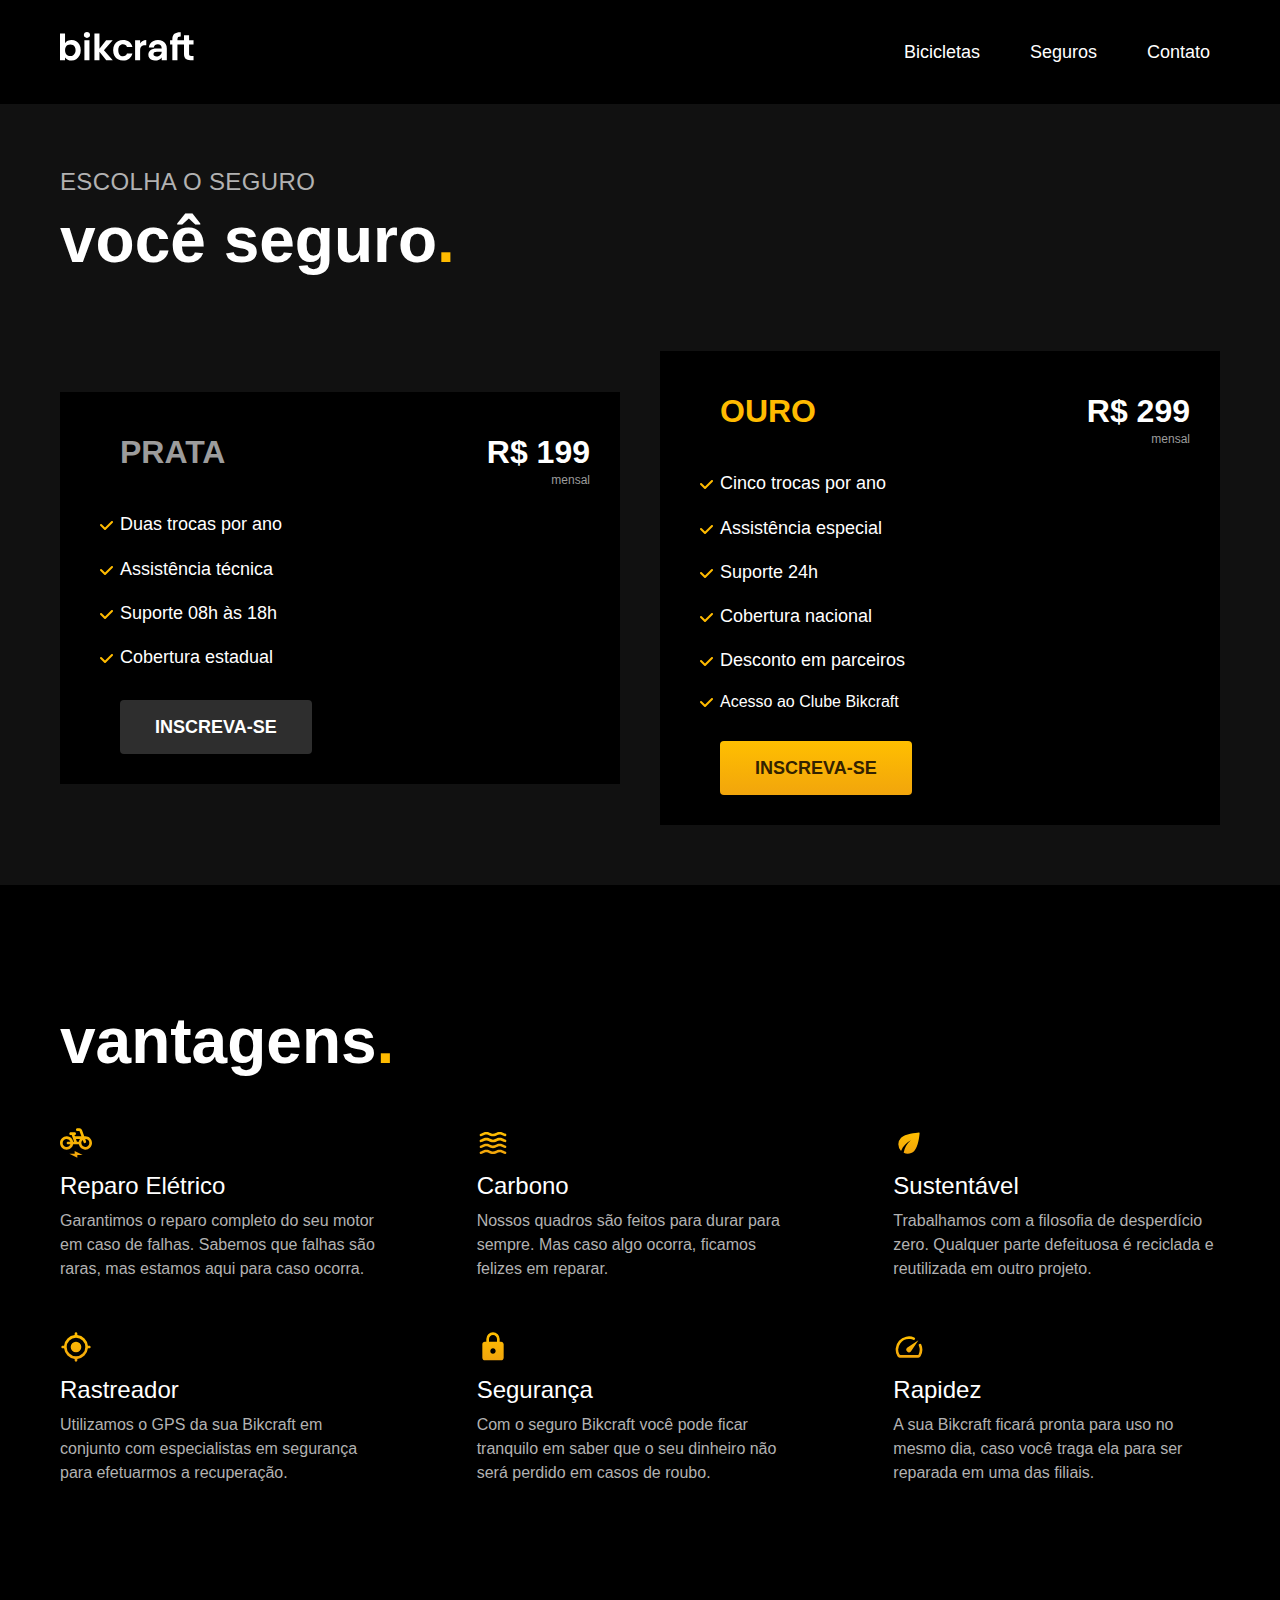
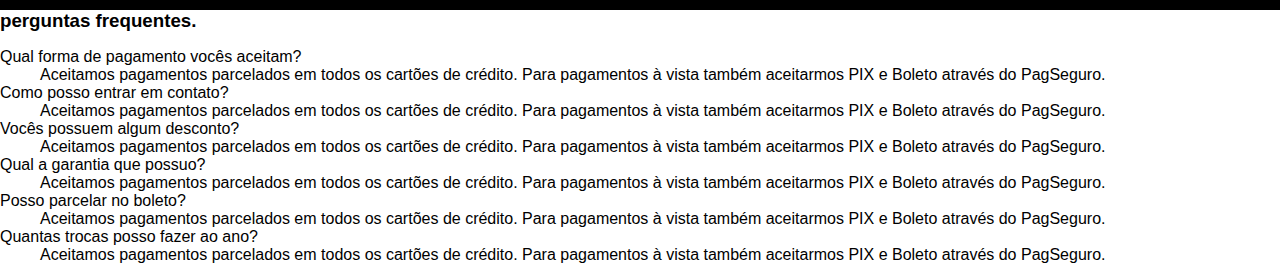
<file: segurosv1/seguros.html>
<!DOCTYPE html>
<html lang="pt-br">

<head>
  <meta charset="UTF-8">
  <meta http-equiv="X-UA-Compatible" content="IE=edge">
  <meta name="viewport" content="width=device-width, initial-scale=1.0">
  <link rel="stylesheet" href="css/style.css">
  <title>Seguros | Bikcraft</title>
</head>

<body>
  <header class="header">
    <div class="flex container">
      <a href="../index.html">
        <img src="css/img/bikcraft.svg" alt="bikcraft.svg">
      </a>
      <nav>
        <ul class="menu flex font-1-m cor-0">
          <a href="../bicicletas/bicicletas.html">
            <li>Bicicletas</li>
          </a>
          <a href="../segurosv1/seguros.html">
            <li>Seguros</li>
          </a>
          <a href="../contato/contato.html">
            <li>Contato</li>
          </a>
        </ul>
      </nav>
    </div>
  </header>

  <main class="seguro_bg">

    <div class="container">
      <div class="titulo_seguro">
        <p class="font-2-l-b cor-5">escolha o seguro</p>
        <h1 class="font-1-xxl cor-0">você seguro<span class="cor-p1">.</span></h1>
      </div>

      <div class="seguros">
        <div class="seguros_plano">
          <h2 class="font-1-xl cor-6">prata</h2>
          <span class="font-1-xl cor-0">
            R$ 199
            <span class="font-1-xs cor-6">mensal</span>
          </span>

          <ul class="beneficios">
            <li class="font-2-m cor-0">Duas trocas por ano</li>
            <li class="font-2-m cor-0">Assistência técnica</li>
            <li class="font-2-m cor-0">Suporte 08h às 18h</li>
            <li class="font-2-m cor-0">Cobertura estadual</li>
          </ul>
          <a href="" class="botao">inscreva-se</a>
        </div>

        <div class="seguros_plano">
          <h2 class="font-1-xl cor-p1">ouro</h2>
          <span class="font-1-xl cor-0">
            R$ 299
            <span class="font-1-xs cor-6">mensal</span>
          </span>

          <ul class="beneficios">
            <li class="font-2-m cor-0">Cinco trocas por ano</li>
            <li class="font-2-m cor-0">Assistência especial</li>
            <li class="font-2-m cor-0">Suporte 24h</li>
            <li class="font-2-m cor-0">Cobertura nacional</li>
            <li class="font-2-m cor-0">Desconto em parceiros</li>
            <li>Acesso ao Clube Bikcraft</li>
          </ul>
          <a href="" class="botao secundario">inscreva-se</a>
        </div>
      </div>
    </div>

  </main>

  <section class="vantagens_bg">

    <div class="container">
      <h3 class="cor-0 font-1-xxl">
        vantagens<span class="cor-p1">.</span>
      </h3>
      <ul class="vantagens">
        <li>
          <img src="css/img/icones/eletrica.svg" alt="">
          <h4 class="cor-0 font-1-l">Reparo Elétrico</h4>
          <p class="cor-5 font-2-s">Garantimos o reparo completo do seu motor em caso de falhas. Sabemos que falhas são raras, mas estamos aqui para caso ocorra.</p>
        </li>
        <li>
          <img src="css/img/icones/carbono.svg" alt="">
          <h4 class="cor-0 font-1-l">Carbono</h4>
          <p class="cor-5 font-2-s">Nossos quadros são feitos para durar para sempre. Mas caso algo ocorra, ficamos felizes em reparar.</p>
        </li>
        <li>
          <img src="css/img/icones/sustentavel.svg" alt="">
          <h4 class="cor-0 font-1-l">Sustentável</h4>
          <p class="cor-5 font-2-s">Trabalhamos com a filosofia de desperdício zero. Qualquer parte defeituosa é reciclada e reutilizada em outro projeto.</p>
        </li>
        <li>
          <img src="css/img/icones/rastreador.svg" alt="">
          <h4 class="cor-0 font-1-l">Rastreador</h4>
          <p class="cor-5 font-2-s">Utilizamos o GPS da sua Bikcraft em conjunto com especialistas em segurança para efetuarmos a recuperação.</p>
        </li>
        <li>
          <img src="css/img/icones/seguro.svg" alt="">
          <h4 class="cor-0 font-1-l">Segurança</h4>
          <p class="cor-5 font-2-s">Com o seguro Bikcraft você pode ficar tranquilo em saber que o seu dinheiro não será perdido em casos de roubo.</p>
        </li>
        <li>
          <img src="css/img/icones/velocidade.svg" alt="">
          <h4 class="cor-0 font-1-l">Rapidez</h4>
          <p class="cor-5 font-2-s">A sua Bikcraft ficará pronta para uso no mesmo dia, caso você traga ela para ser reparada em uma das filiais.</p>
        </li>
      </ul>
    </div>

  </section>

  <section>
    <div>
      <h3>
        perguntas frequentes<span>.</span>
      </h3>
      <dl>

        <div>
          <dt>Qual forma de pagamento vocês aceitam?</dt>
          <dd>Aceitamos pagamentos parcelados em todos os cartões de crédito. Para pagamentos à vista também aceitarmos PIX e Boleto através do PagSeguro.</dd>
        </div>
        <div>
          <dt>Como posso entrar em contato?</dt>
          <dd>Aceitamos pagamentos parcelados em todos os cartões de crédito. Para pagamentos à vista também aceitarmos PIX e Boleto através do PagSeguro.</dd>
        </div>
        <div>
          <dt>Vocês possuem algum desconto?</dt>
          <dd>Aceitamos pagamentos parcelados em todos os cartões de crédito. Para pagamentos à vista também aceitarmos PIX e Boleto através do PagSeguro.</dd>
        </div>
        <div>
          <dt>Qual a garantia que possuo?</dt>
          <dd>Aceitamos pagamentos parcelados em todos os cartões de crédito. Para pagamentos à vista também aceitarmos PIX e Boleto através do PagSeguro.</dd>
        </div>
        <div>
          <dt>Posso parcelar no boleto?</dt>
          <dd>Aceitamos pagamentos parcelados em todos os cartões de crédito. Para pagamentos à vista também aceitarmos PIX e Boleto através do PagSeguro.</dd>
        </div>
        <div>
          <dt>Quantas trocas posso fazer ao ano?</dt>
          <dd>Aceitamos pagamentos parcelados em todos os cartões de crédito. Para pagamentos à vista também aceitarmos PIX e Boleto através do PagSeguro.</dd>
        </div>

      </dl>
    </div>
  </section>

</body>

</html>
</file>
<file: css/style.css>
@import "cores.css";
@import "tipografia.css";
@import "global.css";
@import "header.css";
@import "apresentacao.css";
@import "bicicletas.css";
@import "tecnologia.css";
@import "parceiros.css";
@import "citacao.css";
@import "seguros.css";
@import "footer.css";
</file>
<file: bicicletas/css/style.css>
@import "cores.css";
@import "tipografia.css";
@import "global.css";
@import "header.css";
@import "titulo-intro.css";
@import "produtos.css";
@import "footer.css";
</file>
<file: contato/css/style.css>
@import "cores.css";
@import "tipografia.css";
@import "global.css";
@import "header.css";
@import "mensagem.css";
@import "mapa.css";
@import "footer.css";
</file>
<file: magic-might/css/style.css>
@import "cores.css";
@import "tipografia.css";
@import "global.css";
@import "header.css";
@import "magic.css";
@import "escolha.css";
@import "seguro-conheca.css";
@import "footer.css";
</file>
<file: nebula-cosmic/css/style.css>
@import "cores.css";
@import "tipografia.css";
@import "global.css";
@import "header.css";
@import "nebula.css";
@import "escolha.css";
@import "seguro-conheca.css";
@import "footer.css";
</file>
<file: nimbus-stark/css/style.css>
@import "cores.css";
@import "tipografia.css";
@import "global.css";
@import "header.css";
@import "nimbus.css";
@import "escolha.css";
@import "seguro-conheca.css";
@import "footer.css";
</file>
<file: orcamento/css/style.css>
@import "cores.css";
@import "tipografia.css";
@import "global.css";
@import "header.css";
@import "titulo.css";
@import "orcamento.css";
@import "footer.css";
</file>
<file: seguros/css/style.css>
@import "cores.css";
@import "tipografia.css";
@import "global.css";
@import "header.css";
@import "seguro.css";
@import "vantagens.css";
</file>
<file: segurosv1/css/style.css>
@import "cores.css";
@import "tipografia.css";
@import "global.css";
@import "header.css";
@import "seguro.css";
@import "vantagens.css";
</file>
